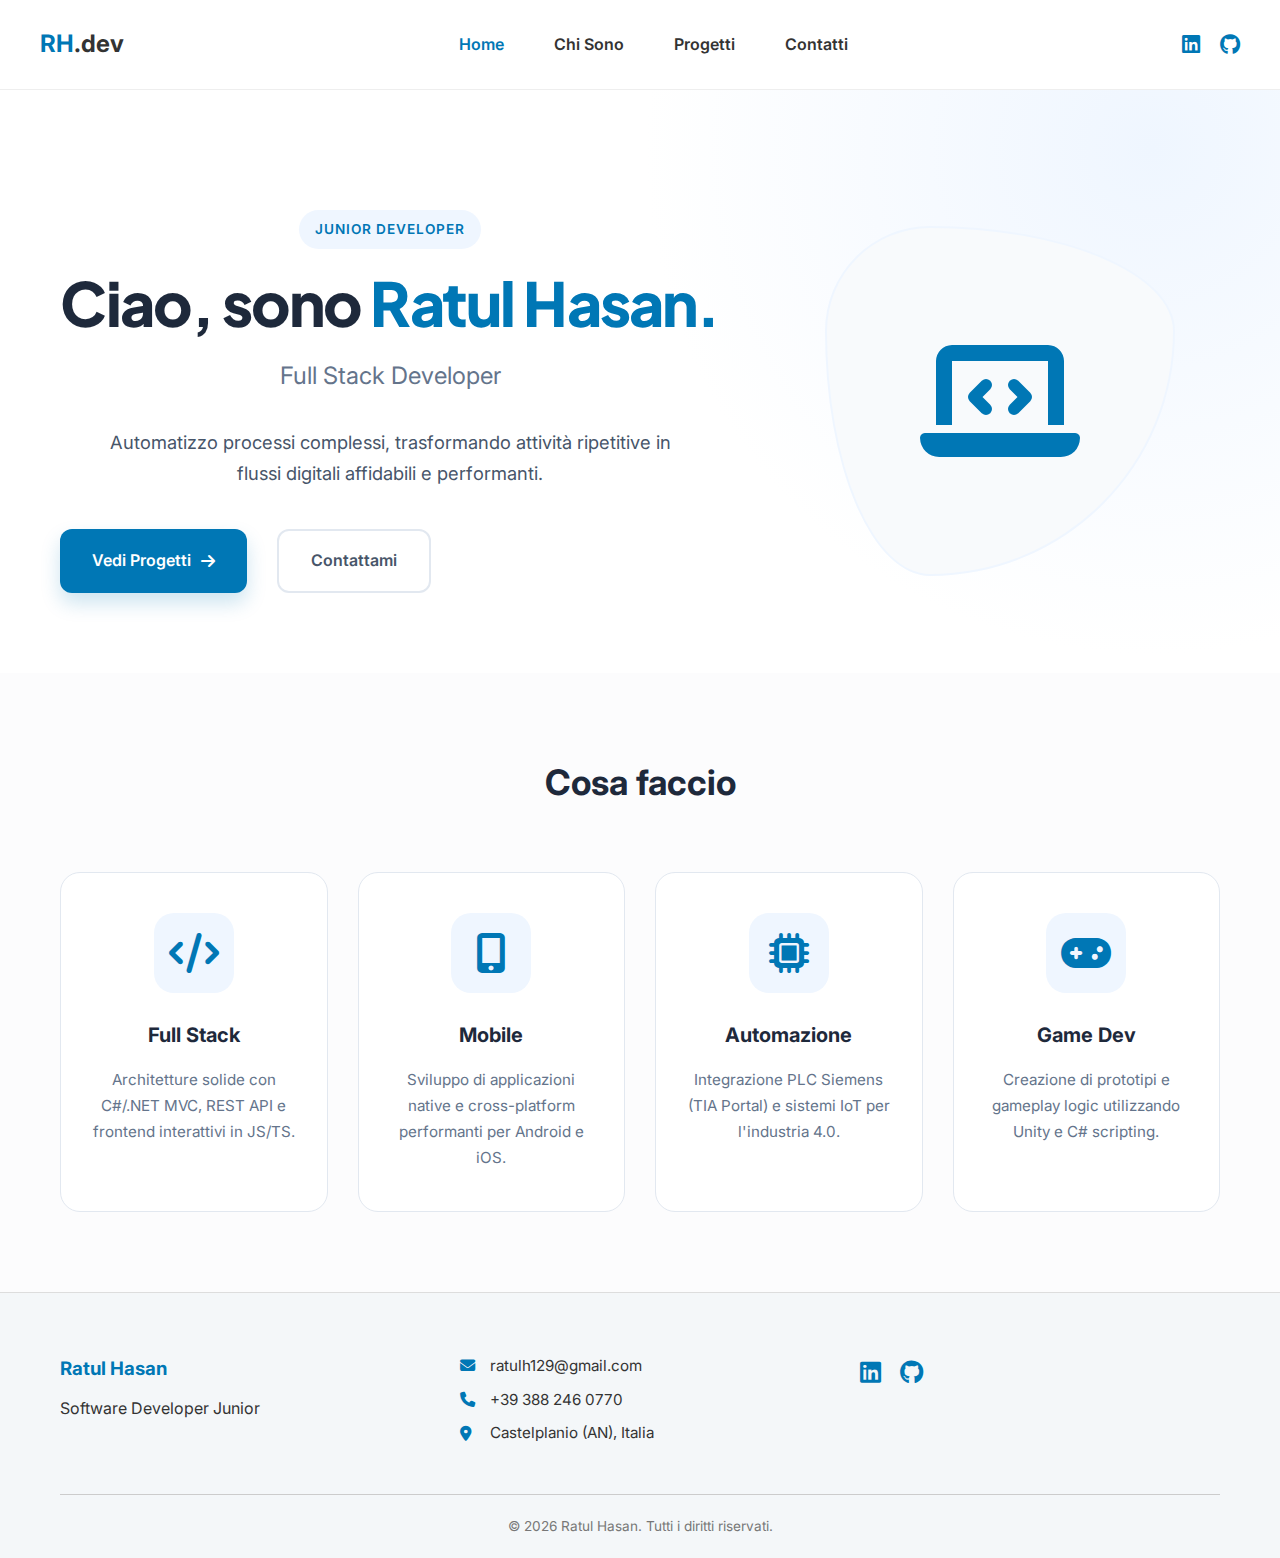
<file: index.html>
<!DOCTYPE html>
<html lang="it">
<head>
    <meta charset="UTF-8">
    <meta name="viewport" content="width=device-width, initial-scale=1.0">
    <title>Ratul Hasan | Software Developer Junior</title>
    
    <link href="https://fonts.googleapis.com/css2?family=Inter:wght@400;600;700&family=Plus+Jakarta+Sans:wght@300;400;500;600;700&display=swap" rel="stylesheet">
    <link rel="stylesheet" href="https://cdnjs.cloudflare.com/ajax/libs/font-awesome/6.4.0/css/all.min.css">
    <link rel="stylesheet" href="css/style.css">

    <style>
        :root {
            --primary: #0077b5; 
            --bg-body: #ffffff;
            --radius: 20px;
            --border: #e2e8f0;
            --transition: all 0.3s cubic-bezier(0.4, 0, 0.2, 1);
        }

        body {
            line-height: 1.7;
            font-family: 'Inter', sans-serif;
            color: #2c3e50;
            background-color: #fff;
        }

        .hero {
            padding: 120px 0 80px;
            background: radial-gradient(circle at 90% 10%, #eff6ff 0%, transparent 40%);
        }

        .hero-content {
            display: grid;
            grid-template-columns: 1.2fr 0.8fr;
            gap: 60px;
            align-items: center;
        }

        .badge {
            background: #eff6ff;
            color: var(--primary);
            padding: 8px 16px;
            border-radius: 100px;
            font-weight: 600;
            font-size: 0.85rem;
            text-transform: uppercase;
            letter-spacing: 1px;
            display: inline-block;
            margin-bottom: 20px;
        }

        .hero-text h1 {
            font-family: 'Plus Jakarta Sans', sans-serif;
            font-size: clamp(2.5rem, 6vw, 3.8rem);
            line-height: 1.1;
            font-weight: 800;
            margin-bottom: 20px;
            color: #1e293b;
            letter-spacing: -0.03em;
        }

        .hero-text h2 {
            font-size: 1.5rem;
            color: #64748b;
            font-weight: 400;
            margin-bottom: 30px;
        }

        .hero-text p {
            font-size: 1.15rem;
            color: #475569;
            max-width: 600px;
            margin-bottom: 40px;
        }

        .hero-visual {
            display: flex;
            justify-content: center;
            align-items: center;
        }

        .avatar-main {
            background: #f8fafc;
            width: 350px;
            height: 350px;
            border-radius: 30% 70% 70% 30% / 30% 30% 70% 70%;
            display: flex;
            align-items: center;
            justify-content: center;
            border: 2px solid #eff6ff;
            animation: morph 8s ease-in-out infinite;
            position: relative;
        }

        @keyframes morph {
            0% { border-radius: 30% 70% 70% 30% / 30% 30% 70% 70%; }
            50% { border-radius: 50% 50% 33% 67% / 55% 27% 73% 45%; }
            100% { border-radius: 30% 70% 70% 30% / 30% 30% 70% 70%; }
        }

        .cta-group {
            display: flex;
            gap: 20px;
        }

        .btn {
            padding: 16px 32px;
            border-radius: 12px;
            font-weight: 600;
            text-decoration: none;
            transition: var(--transition);
            display: inline-flex;
            align-items: center;
            gap: 10px;
        }

        .btn-primary {
            background: var(--primary);
            color: white;
            box-shadow: 0 10px 20px rgba(0, 119, 181, 0.2);
        }

        .btn-primary:hover {
            transform: translateY(-3px);
            box-shadow: 0 15px 30px rgba(0, 119, 181, 0.3);
            background: #00669c;
        }

        .btn-outline {
            border: 2px solid var(--border);
            color: #475569;
        }

        .btn-outline:hover {
            background: #f8fafc;
            border-color: #cbd5e1;
        }

        .skills-summary {
            padding: 80px 0;
            background: #fcfcfd;
        }

        .section-header {
            text-align: center;
            margin-bottom: 60px;
        }

        .section-header h2 {
            font-size: 2.2rem;
            font-weight: 700;
            color: #1e293b;
        }

        .skills-grid {
            display: grid;
            grid-template-columns: repeat(auto-fit, minmax(250px, 1fr));
            gap: 30px;
        }

        .skill-card {
            background: #fff;
            padding: 40px 30px;
            border-radius: var(--radius);
            border: 1px solid var(--border);
            transition: var(--transition);
            text-align: center;
        }

        .skill-card:hover {
            transform: translateY(-10px);
            border-color: var(--primary);
            box-shadow: 0 20px 40px rgba(0, 0, 0, 0.05);
        }

        .skill-card i {
            font-size: 2.5rem;
            color: var(--primary);
            margin-bottom: 25px;
            background: #eff6ff;
            width: 80px;
            height: 80px;
            line-height: 80px;
            border-radius: 20px;
            display: inline-block;
        }

        .skill-card h3 {
            font-size: 1.25rem;
            margin-bottom: 15px;
            color: #1e293b;
        }

        .skill-card p {
            color: #64748b;
            font-size: 0.95rem;
        }

        @media (max-width: 992px) {
            .hero-content { grid-template-columns: 1fr; text-align: center; }
            .hero-text p { margin: 0 auto 40px; }
            .cta-group { justify-content: center; }
            .avatar-main { width: 280px; height: 280px; margin-top: 40px; }
        }

        @media (max-width: 768px) {
            .hero { padding-top: 80px; }
            .hero-text h1 { font-size: 2.8rem; }
        }
    </style>
</head>
<body>

    <header class="main-header">
        <nav class="navbar container">
            <div class="logo">RH<span>.dev</span></div>
            
            <ul class="nav-links">
                <li><a href="index.html" class="active">Home</a></li>
                <li><a href="about.html">Chi Sono</a></li>
                <li><a href="projects.html">Progetti</a></li>
                <li><a href="contact.html">Contatti</a></li>
            </ul>

            <div class="header-socials">
                <a href="https://www.linkedin.com/in/ratul-hasan-692710324/" target="_blank" title="LinkedIn">
                    <i class="fab fa-linkedin"></i>
                </a>
                <a href="https://github.com/Spiloss" target="_blank" title="GitHub">
                    <i class="fab fa-github"></i>
                </a>
            </div>

            <div class="burger">
                <div class="line1"></div>
                <div class="line2"></div>
                <div class="line3"></div>
            </div>
        </nav>
    </header>

    <main>
        <section class="hero">
            <div class="container hero-content">
                <div class="hero-text">
                    <span class="badge">Junior Developer</span>
                    <h1>Ciao, sono <span style="color:var(--primary)">Ratul Hasan.</span></h1>
                    <h2>Full Stack Developer</h2>
                    <p>
                      Automatizzo processi complessi, trasformando attività ripetitive in flussi digitali affidabili e performanti.
                    </p>
                    <div class="cta-group">
                        <a href="projects.html" class="btn btn-primary">
                            Vedi Progetti <i class="fas fa-arrow-right"></i>
                        </a>
                        <a href="contact.html" class="btn btn-outline">Contattami</a>
                    </div>
                </div>

                <div class="hero-visual">
                    <div class="avatar-main">
                        <i class="fas fa-laptop-code" style="font-size: 8rem; color: var(--primary)"></i>
                    </div>
                </div>
            </div>
        </section>

        <section class="skills-summary">
            <div class="container">
                <div class="section-header">
                    <h2>Cosa faccio</h2>
                </div>
                <div class="skills-grid">
                    <div class="skill-card">
                        <i class="fas fa-code"></i>
                        <h3>Full Stack</h3>
                        <p>Architetture solide con C#/.NET MVC, REST API e frontend interattivi in JS/TS.</p>
                    </div>
                    <div class="skill-card">
                        <i class="fas fa-mobile-alt"></i>
                        <h3>Mobile</h3>
                        <p>Sviluppo di applicazioni native e cross-platform performanti per Android e iOS.</p>
                    </div>
                    <div class="skill-card">
                        <i class="fas fa-microchip"></i>
                        <h3>Automazione</h3>
                        <p>Integrazione PLC Siemens (TIA Portal) e sistemi IoT per l'industria 4.0.</p>
                    </div>
                    <div class="skill-card">
                        <i class="fas fa-gamepad"></i>
                        <h3>Game Dev</h3>
                        <p>Creazione di prototipi e gameplay logic utilizzando Unity e C# scripting.</p>
                    </div>
                </div>
            </div>
        </section>
    </main>

    <footer class="main-footer">
        <div class="container">
            <div class="footer-content">
                <div class="footer-info">
                    <h3>Ratul Hasan</h3>
                    <p>Software Developer Junior</p>
                </div>
                <div class="footer-contact">
                    <p><i class="fas fa-envelope"></i> ratulh129@gmail.com</p>
                    <p><i class="fas fa-phone"></i> +39 388 246 0770</p>
                    <p><i class="fas fa-map-marker-alt"></i> Castelplanio (AN), Italia</p>
                </div>
                <div class="footer-socials">
                    <a href="https://www.linkedin.com/in/ratul-hasan-692710324/" target="_blank"><i class="fab fa-linkedin"></i></a>
                    <a href="https://github.com/Spiloss" target="_blank"><i class="fab fa-github"></i></a>
                </div>
            </div>
            <div class="footer-bottom">
                <p>&copy; 2026 Ratul Hasan. Tutti i diritti riservati.</p>
            </div>
        </div>
    </footer>

    <script src="js/main.js"></script>
</body>
</html>
</file>
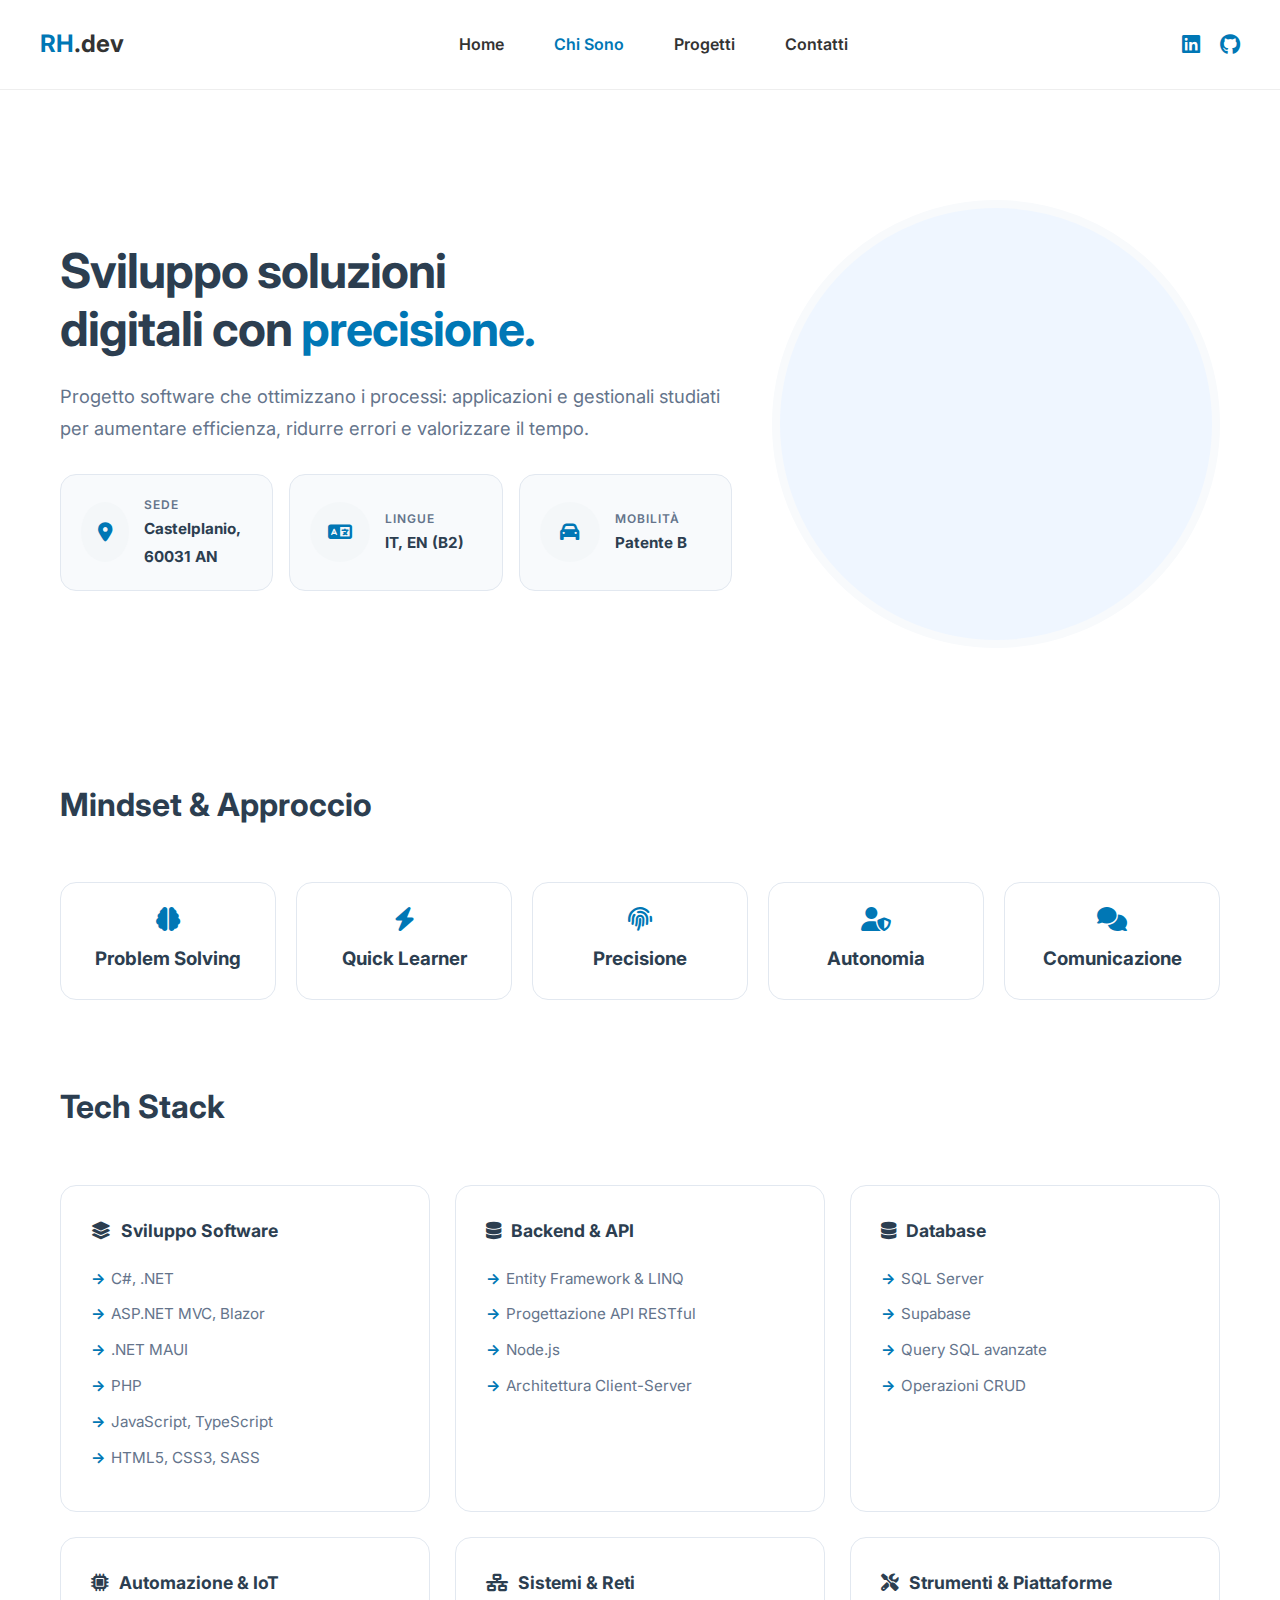
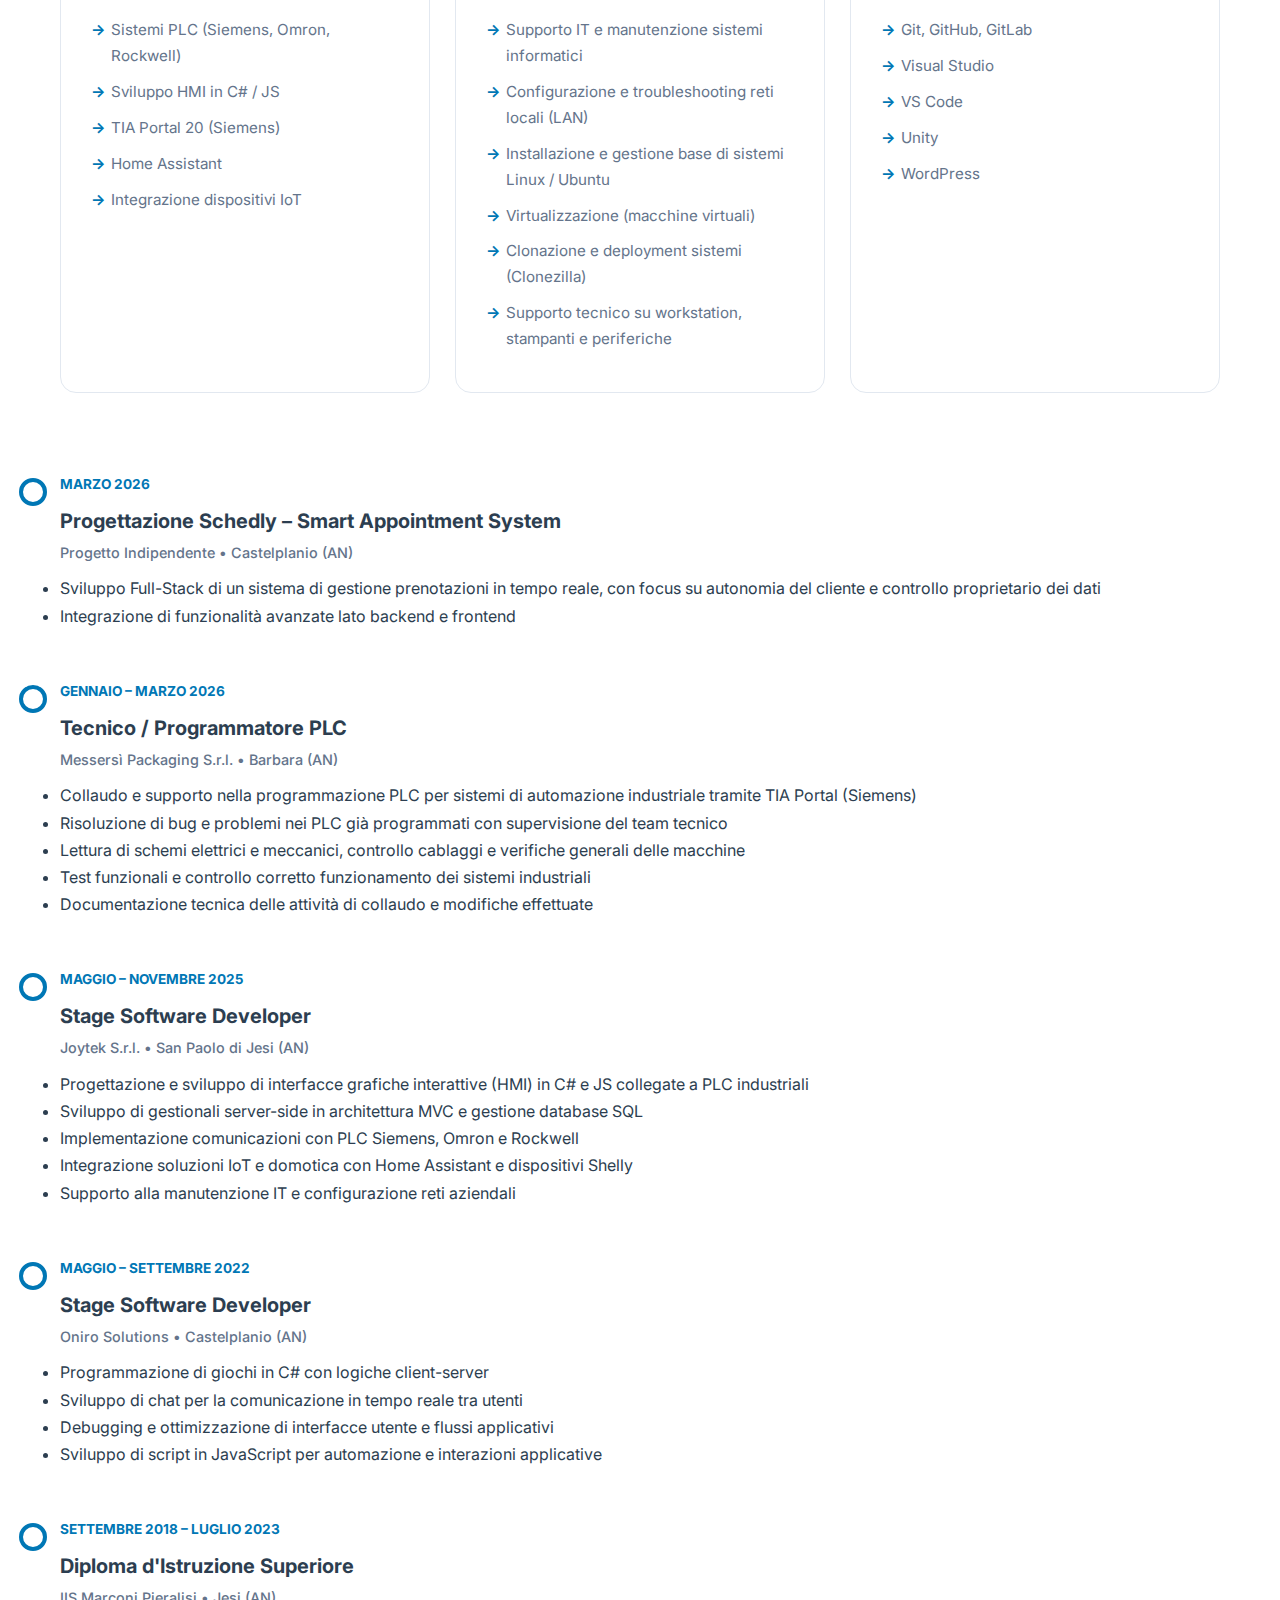
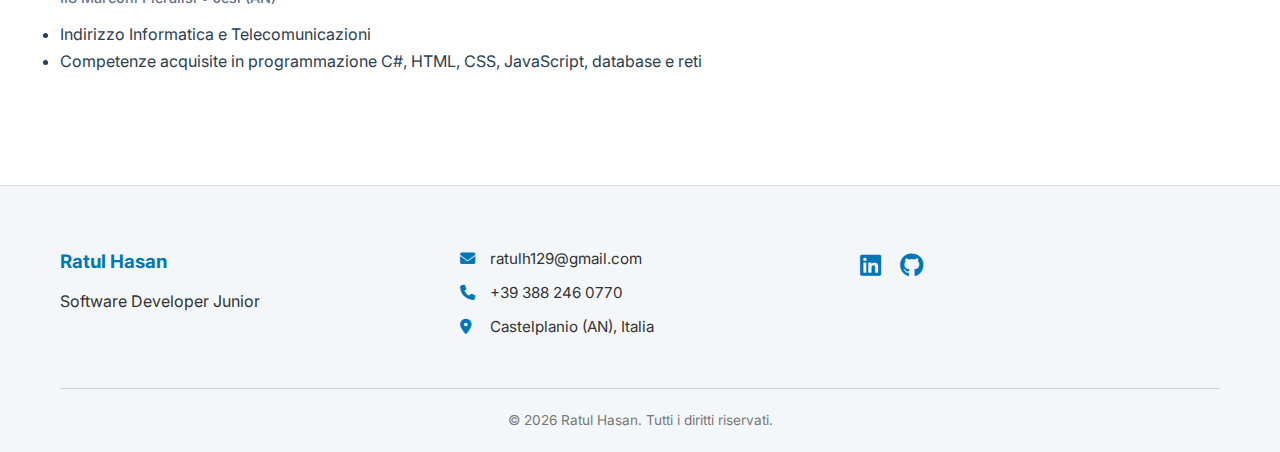
<file: about.html>
<!DOCTYPE html>
<html lang="it">
<head>
    <meta charset="UTF-8">
    <meta name="viewport" content="width=device-width, initial-scale=1.0">
    <title>Chi Sono | Ratul Hasan</title>    

    <link href="https://fonts.googleapis.com/css2?family=Inter:wght@400;600;700&family=Plus+Jakarta+Sans:wght@300;400;500;600;700&display=swap" rel="stylesheet">

    <link rel="stylesheet" href="https://cdnjs.cloudflare.com/ajax/libs/font-awesome/6.4.0/css/all.min.css">
    
    <link rel="stylesheet" href="css/style.css">

    <style>
        :root {
            --primary: #0077b5; 
            --bg-body: #ffffff;
            --radius: 16px;
            --border: #e2e8f0;
            --transition: all 0.3s ease;
        }

        body {
            line-height: 1.7;
            font-family: 'Inter', sans-serif;
            color: #2c3e50;
        }
          .tech-card {
            background: #fff;
            padding: 30px;
            border-radius: var(--radius);
            border: 1px solid var(--border);
            transition: var(--transition);
        }

        .tech-card:hover {
            border-color: var(--primary);
            transform: translateY(-5px);
            box-shadow: 0 10px 25px rgba(0, 119, 181, 0.1);
        }

        .tech-card h3 {
            font-size: 1.1rem;
            margin-bottom: 20px;
            display: flex;
            align-items: center;
            gap: 10px;
            color: #2c3e50;
        }

        .tech-card ul { list-style: none; padding: 0; }
        .tech-card li {
            position: relative;
            padding-left: 20px;
            margin-bottom: 10px;
            font-size: 0.95rem;
            color: #64748b;
        }
        .tech-card li::before {
            content: '→';
            position: absolute;
            left: 0;
            color: var(--primary);
            font-weight: bold;
        }

        .about-section {
            padding: 60px 0;
        }

        .about-hero {
            display: grid;
            grid-template-columns: 1.2fr 0.8fr;
            gap: 40px;
            align-items: center;
            margin-bottom: 80px;
        }

        .hero-text h1 {
            font-size: clamp(2rem, 5vw, 3rem);
            line-height: 1.2;
            margin-bottom: 24px;
            letter-spacing: -1px;
            color: #2c3e50;
        }

        .hero-text p {
            font-size: 1.15rem;
            color: #64748b;
            margin-bottom: 30px;
        }

        .quick-info {
            display: grid;
            grid-template-columns: repeat(auto-fit, minmax(180px, 1fr));
            gap: 16px;
        }

        .info-item {
            background: #f8fafc;
            padding: 20px;
            border-radius: var(--radius);
            border: 1px solid var(--border);
            display: flex;
            align-items: center;
            gap: 15px;
        }

        .info-item i {
            color: var(--primary);
            font-size: 1.2rem;
        }

        .info-item div span {
            display: block;
            font-size: 0.75rem;
            color: #64748b;
            text-transform: uppercase;
            letter-spacing: 1px;
            font-weight: 600;
        }

        .info-item div b {
            font-size: 0.95rem;
            color: #2c3e50;
        }
        .avatar-box {
            background: #eff6ff;
            aspect-ratio: 1/1;
            border-radius: 50%;
            display: flex;
            align-items: center;
            justify-content: center;
            border: 8px solid #f8fafc;
        }

        .section-title {
            font-size: 2rem;
            margin-bottom: 40px;
            text-align: left;
            font-weight: 700;
            position: relative;
            padding-bottom: 10px;
        }
        .soft-skills-grid {
            display: grid;
            grid-template-columns: repeat(5, 1fr);
            gap: 20px;
            margin-bottom: 80px;
        }

        .soft-skill-tag {
            background: #fff;
            border: 1px solid var(--border);
            padding: 24px 15px;
            border-radius: var(--radius);
            text-align: center;
            transition: var(--transition);
        }

        .soft-skill-tag:hover {
            border-color: var(--primary);
            transform: translateY(-5px);
            box-shadow: 0 10px 25px rgba(0, 119, 181, 0.1);
        }

        .soft-skill-tag i {
            font-size: 1.5rem;
            color: var(--primary);
            margin-bottom: 12px;
            display: block;
        }
        .tech-grid {
            display: grid;
            grid-template-columns: repeat(auto-fit, minmax(280px, 1fr));
            gap: 25px;
            margin-bottom: 80px;
        }

        .tech-card {
            background: #fff;
            padding: 30px;
            border-radius: var(--radius);
            border: 1px solid var(--border);
            transition: var(--transition);
        }
        .tech-card:hover {
            border-color: var(--primary);
        }

        .tech-card h3 {
            font-size: 1.1rem;
            margin-bottom: 20px;
            display: flex;
            align-items: center;
            gap: 10px;
            color: #2c3e50;
        }

        .tech-card ul {
            list-style: none;
            padding: 0;
        }

        .tech-card li {
            position: relative;
            padding-left: 20px;
            margin-bottom: 10px;
            font-size: 0.95rem;
            color: #64748b;
        }

        .tech-card li::before {
            content: '→';
            position: absolute;
            left: 0;
            color: var(--primary);
            font-weight: bold;
        }

        .experience-timeline {
            position: relative;
            padding-left: 30px;
            border-left: 2px solid var(--border);
            margin-bottom: 40px;
            margin-left: 10px;
        }

        .timeline-entry {
            position: relative;
            margin-bottom: 50px;
        }

        .timeline-entry::before {
            content: '';
            position: absolute;
            left: -41px;
            top: 5px;
            width: 20px;
            height: 20px;
            background: #fff;
            border: 4px solid var(--primary);
            border-radius: 50%;
        }

        .t-date {
            font-weight: 700;
            color: var(--primary);
            font-size: 0.85rem;
            margin-bottom: 8px;
            display: block;
            text-transform: uppercase;
        }

        .t-content h3 {
            font-size: 1.25rem;
            margin-bottom: 8px;
            color: #2c3e50;
        }

        @media (max-width: 992px) {
            .soft-skills-grid { grid-template-columns: repeat(3, 1fr); }
            .about-hero { grid-template-columns: 1fr; text-align: center; }
            .quick-info { justify-content: center; }
            .section-title { text-align: center; }
            .section-title::after { left: 50%; transform: translateX(-50%); }
        }

        @media (max-width: 768px) {
            .soft-skills-grid { grid-template-columns: repeat(2, 1fr); }
            .hero-text h1 { font-size: 2.2rem; }
        }

        @media (max-width: 480px) {
            .soft-skills-grid { grid-template-columns: 1fr; }
        }
    </style>
</head>
<body>

    <header class="main-header">
        <nav class="navbar container">
            <div class="logo">RH<span>.dev</span></div>
            
            <ul class="nav-links">
                <li><a href="index.html">Home</a></li>
                <li><a href="about.html" class="active">Chi Sono</a></li>
                <li><a href="projects.html">Progetti</a></li>
                <li><a href="contact.html">Contatti</a></li>
            </ul>

            <div class="header-socials">
                <a href="https://www.linkedin.com/in/ratul-hasan-692710324/" target="_blank" title="LinkedIn">
                    <i class="fab fa-linkedin"></i>
                </a>
                <a href="https://github.com/tuo-profilo" target="_blank" title="GitHub">
                    <i class="fab fa-github"></i>
                </a>
            </div>

            <div class="burger">
                <div class="line1"></div>
                <div class="line2"></div>
                <div class="line3"></div>
            </div>
        </nav>
    </header>

    <main class="container">
        <div class="about-section">
            
  
            <section class="about-hero">
                <div class="hero-text">
                    <h1>Sviluppo soluzioni <br>digitali con <span style="color:var(--primary)">precisione.</span></h1>
                    <p>Progetto software che ottimizzano i processi: applicazioni e gestionali studiati per aumentare efficienza, ridurre errori e valorizzare il tempo.</p>
                    
                    <div class="quick-info">
                        <div class="info-item">
                            <i class="fas fa-map-marker-alt"></i>
                            <div><span>Sede</span><b>Castelplanio, 60031 AN</b></div>
                        </div>
                        <div class="info-item">
                            <i class="fas fa-language"></i>
                            <div><span>Lingue</span><b>IT, EN (B2)</b></div>
                        </div>
                        <div class="info-item">
                            <i class="fas fa-car"></i>
                            <div><span>Mobilità</span><b>Patente B</b></div>
                        </div>
                    </div>
                </div>
                
                <div class="avatar-box">
                    <i class="fas fa-user-code" style="font-size: clamp(5rem, 15vw, 8rem); color: var(--primary)"></i>
                </div>
            </section>

            <section>
                <h2 class="section-title">Mindset & Approccio</h2>
                <div class="soft-skills-grid">
                    <div class="soft-skill-tag">
                        <i class="fas fa-brain"></i>
                        <h3>Problem Solving</h3>
                    </div>
                    <div class="soft-skill-tag">
                        <i class="fas fa-bolt"></i>
                        <h3>Quick Learner</h3>
                    </div>
                    <div class="soft-skill-tag">
                        <i class="fas fa-fingerprint"></i>
                        <h3>Precisione</h3>
                    </div>
                    <div class="soft-skill-tag">
                        <i class="fas fa-user-shield"></i>
                        <h3>Autonomia</h3>
                    </div>
                    <div class="soft-skill-tag">
                        <i class="fas fa-comments"></i>
                        <h3>Comunicazione</h3>
                    </div>
                </div>
            </section>
            <section>
            <h2 class="section-title">Tech Stack</h2>
            <div class="tech-grid">
                
                <div class="tech-card">
                    <h3><i class="fas fa-layer-group"></i> Sviluppo Software</h3>
                    <ul>
                        <li>C#, .NET</li>
                        <li>ASP.NET MVC, Blazor</li>
                        <li>.NET MAUI</li>
                        <li>PHP</li>
                        <li>JavaScript, TypeScript</li>
                        <li>HTML5, CSS3, SASS</li>
                    </ul>
                </div>

                <div class="tech-card">
                    <h3><i class="fas fa-database"></i> Backend & API</h3>
                    <ul>
                        <li>Entity Framework & LINQ</li>
                        <li>Progettazione API RESTful</li>
                        <li>Node.js</li>
                        <li>Architettura Client-Server</li>
                    </ul>
                </div>

                <div class="tech-card">
                    <h3><i class="fas fa-database"></i> Database</h3>
                    <ul>
                        <li>SQL Server</li>
                        <li>Supabase</li>
                        <li>Query SQL avanzate</li>
                        <li>Operazioni CRUD</li>
                    </ul>
                </div>

                <div class="tech-card">
                    <h3><i class="fas fa-microchip"></i> Automazione & IoT</h3>
                    <ul>
                        <li>Sistemi PLC (Siemens, Omron, Rockwell)</li>
                        <li>Sviluppo HMI in C# / JS</li>
                        <li>TIA Portal 20 (Siemens)</li>
                        <li>Home Assistant</li>
                        <li>Integrazione dispositivi IoT</li>
                    </ul>
                </div>

                <div class="tech-card">
                    <h3><i class="fas fa-network-wired"></i> Sistemi & Reti</h3>
                    <ul>
                        <li>Supporto IT e manutenzione sistemi informatici</li>
                        <li>Configurazione e troubleshooting reti locali (LAN)</li>
                        <li>Installazione e gestione base di sistemi Linux / Ubuntu</li>
                        <li>Virtualizzazione (macchine virtuali)</li>
                        <li>Clonazione e deployment sistemi (Clonezilla)</li>
                        <li>Supporto tecnico su workstation, stampanti e periferiche</li>
                    </ul>
                </div>

                <div class="tech-card">
                    <h3><i class="fas fa-tools"></i> Strumenti & Piattaforme</h3>
                    <ul>
                        <li>Git, GitHub, GitLab</li>
                        <li>Visual Studio</li>
                        <li>VS Code</li>
                        <li>Unity</li>
                        <li>WordPress</li>
                    </ul>
                </div>

            </div>
        </section>
           <div class="timeline-entry">
        <span class="t-date">MARZO 2026</span>
        <div class="t-content">
            <h3>Progettazione Schedly – Smart Appointment System</h3>
            <p style="color: #64748b; font-size: 0.9rem; margin-top: -5px; margin-bottom: 10px; font-weight: 500;">
                Progetto Indipendente • Castelplanio (AN)
            </p>
            <ul>
                <li>Sviluppo Full-Stack di un sistema di gestione prenotazioni in tempo reale, con focus su autonomia del cliente e controllo proprietario dei dati</li>
                <li>Integrazione di funzionalità avanzate lato backend e frontend</li>
            </ul>
        </div>
    </div>

    <div class="timeline-entry">
        <span class="t-date">GENNAIO – MARZO 2026</span>
        <div class="t-content">
            <h3>Tecnico / Programmatore PLC</h3>
            <p style="color: #64748b; font-size: 0.9rem; margin-top: -5px; margin-bottom: 10px; font-weight: 500;">
                Messersì Packaging S.r.l. • Barbara (AN)
            </p>
            <ul>
                <li>Collaudo e supporto nella programmazione PLC per sistemi di automazione industriale tramite TIA Portal (Siemens)</li>
                <li>Risoluzione di bug e problemi nei PLC già programmati con supervisione del team tecnico</li>
                <li>Lettura di schemi elettrici e meccanici, controllo cablaggi e verifiche generali delle macchine</li>
                <li>Test funzionali e controllo corretto funzionamento dei sistemi industriali</li>
                <li>Documentazione tecnica delle attività di collaudo e modifiche effettuate</li>
            </ul>
        </div>
    </div>

    <div class="timeline-entry">
        <span class="t-date">MAGGIO – NOVEMBRE 2025</span>
        <div class="t-content">
            <h3>Stage Software Developer</h3>
            <p style="color: #64748b; font-size: 0.9rem; margin-top: -5px; margin-bottom: 10px; font-weight: 500;">
                Joytek S.r.l. • San Paolo di Jesi (AN)
            </p>
            <ul>
                <li>Progettazione e sviluppo di interfacce grafiche interattive (HMI) in C# e JS collegate a PLC industriali</li>
                <li>Sviluppo di gestionali server-side in architettura MVC e gestione database SQL</li>
                <li>Implementazione comunicazioni con PLC Siemens, Omron e Rockwell</li>
                <li>Integrazione soluzioni IoT e domotica con Home Assistant e dispositivi Shelly</li>
                <li>Supporto alla manutenzione IT e configurazione reti aziendali</li>
            </ul>
        </div>
    </div>

    <div class="timeline-entry">
        <span class="t-date">MAGGIO – SETTEMBRE 2022</span>
        <div class="t-content">
            <h3>Stage Software Developer</h3>
            <p style="color: #64748b; font-size: 0.9rem; margin-top: -5px; margin-bottom: 10px; font-weight: 500;">
                Oniro Solutions • Castelplanio (AN)
            </p>
            <ul>
                <li>Programmazione di giochi in C# con logiche client-server</li>
                <li>Sviluppo di chat per la comunicazione in tempo reale tra utenti</li>
                <li>Debugging e ottimizzazione di interfacce utente e flussi applicativi</li>
                <li>Sviluppo di script in JavaScript per automazione e interazioni applicative</li>
            </ul>
        </div>
    </div>

    <div class="timeline-entry">
        <span class="t-date">SETTEMBRE 2018 – LUGLIO 2023</span>
        <div class="t-content">
            <h3>Diploma d'Istruzione Superiore</h3>
            <p style="color: #64748b; font-size: 0.9rem; margin-top: -5px; margin-bottom: 10px; font-weight: 500;">
                IIS Marconi Pieralisi • Jesi (AN)
            </p>
            <ul>
                <li>Indirizzo Informatica e Telecomunicazioni</li>
                <li>Competenze acquisite in programmazione C#, HTML, CSS, JavaScript, database e reti</li>
            </ul>
        </div>
    </div>

</div>
        </div>
    </main>

    <footer class="main-footer">
        <div class="container">
            <div class="footer-content">
                <div class="footer-info">
                    <h3>Ratul Hasan</h3>
                    <p>Software Developer Junior</p>
                </div>
                <div class="footer-contact">
                    <p><i class="fas fa-envelope"></i> ratulh129@gmail.com</p>
                    <p><i class="fas fa-phone"></i> +39 388 246 0770</p>
                    <p><i class="fas fa-map-marker-alt"></i> Castelplanio (AN), Italia</p>
                </div>
                <div class="footer-socials">
                    <a href="https://www.linkedin.com/in/ratul-hasan-692710324/" target="_blank"><i class="fab fa-linkedin"></i></a>
                    <a href="https://github.com/tuo-profilo" target="_blank"><i class="fab fa-github"></i></a>
                </div>
            </div>
            <div class="footer-bottom">
                <p>&copy; 2026 Ratul Hasan. Tutti i diritti riservati.</p>
            </div>
        </div>
    </footer>

    <script src="js/main.js"></script>
</body>
</html>
</file>
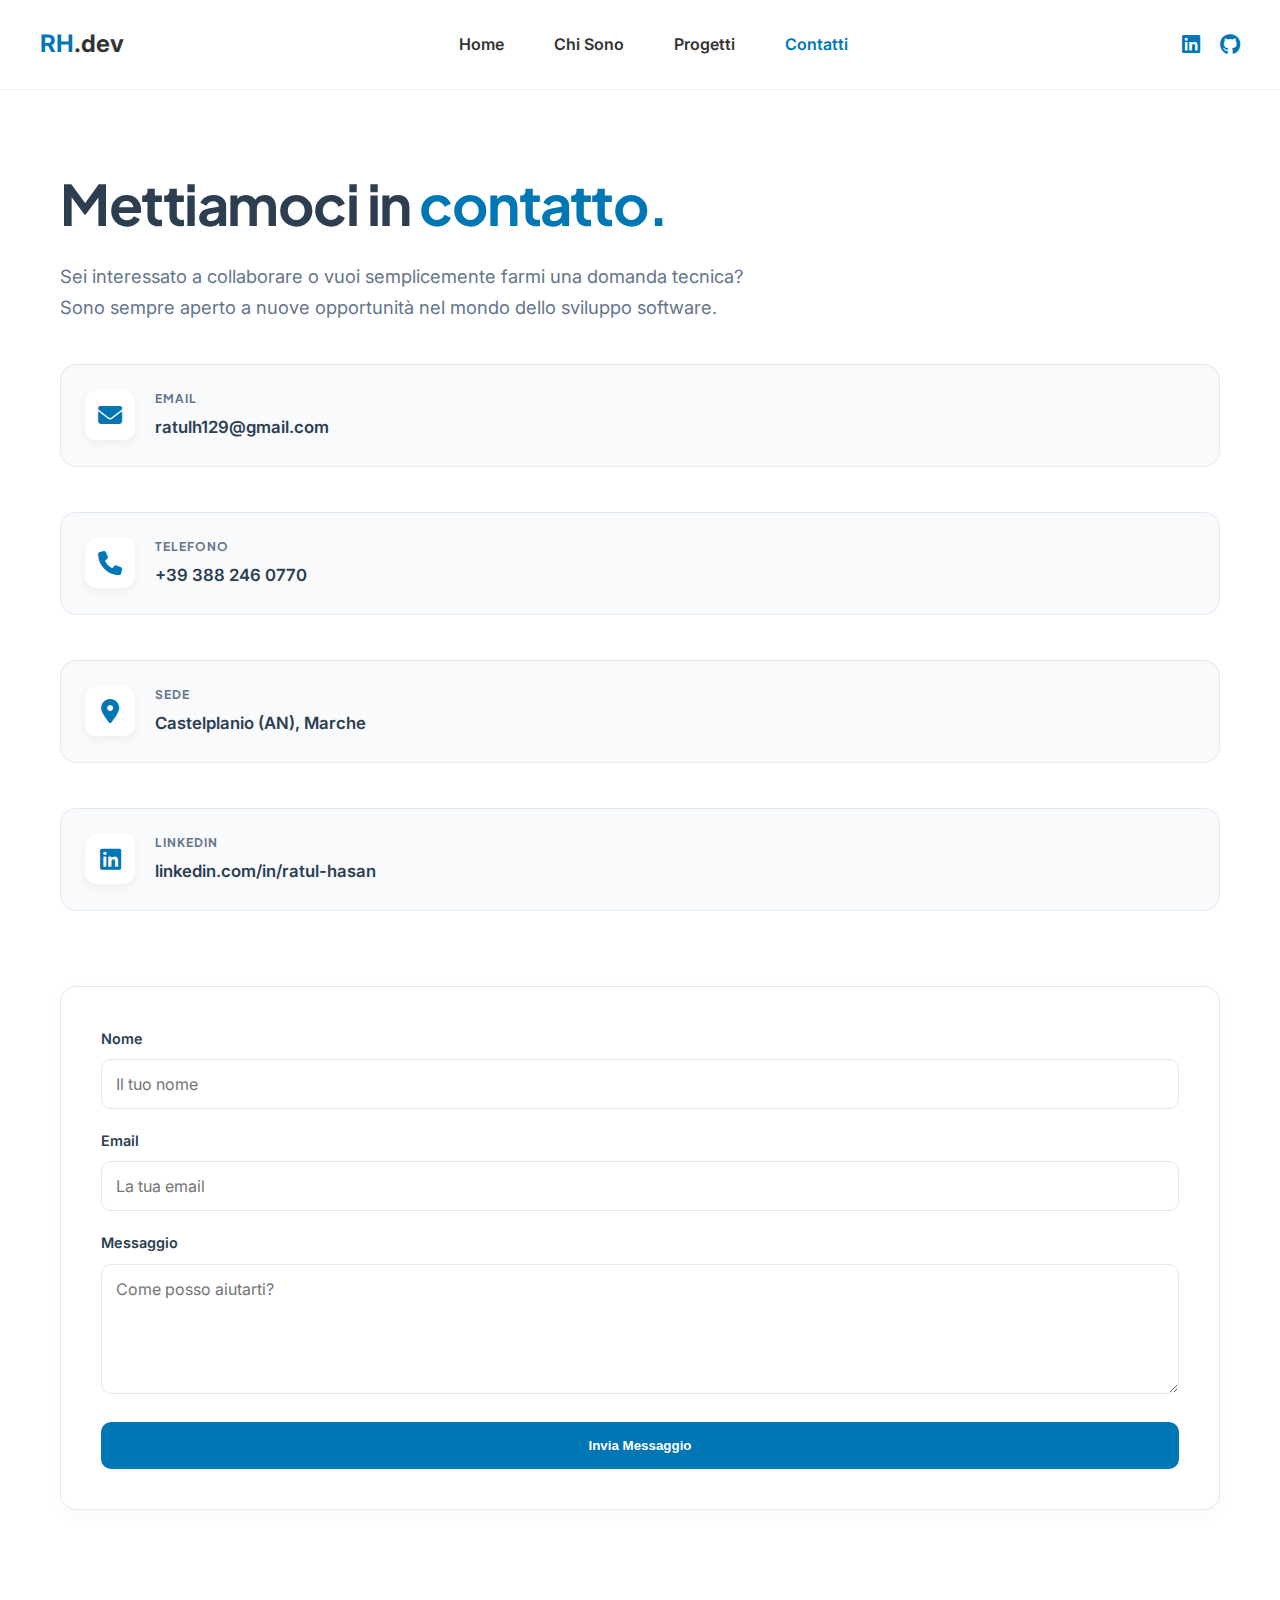
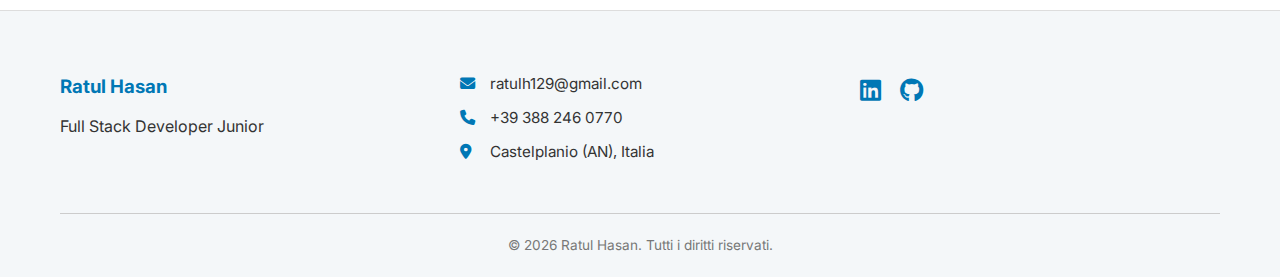
<file: contact.html>
<!DOCTYPE html>
<html lang="it">
<head>
    <meta charset="UTF-8">
    <meta name="viewport" content="width=device-width, initial-scale=1.0">
    <title>Contatti | Ratul Hasan</title>
    
    <link href="https://fonts.googleapis.com/css2?family=Inter:wght@400;600;700&family=Plus+Jakarta+Sans:wght@300;400;500;600;700&display=swap" rel="stylesheet">
    <link rel="stylesheet" href="https://cdnjs.cloudflare.com/ajax/libs/font-awesome/6.4.0/css/all.min.css">
    <link rel="stylesheet" href="css/style.css">

    <style>
        :root {
            --primary: #0077b5; 
            --bg-body: #ffffff;
            --radius: 16px;
            --border: #e2e8f0;
            --transition: all 0.3s ease;
        }

        body {
            line-height: 1.7;
            font-family: 'Inter', sans-serif;
            color: #2c3e50;
        }
        .contact-page-header {
            padding: 80px 0 40px;
        }

        .contact-page-header h1 {
            font-family: 'Plus Jakarta Sans', sans-serif;
            font-size: clamp(2.5rem, 5vw, 3.5rem);
            line-height: 1.2;
            margin-bottom: 24px;
            letter-spacing: -1.5px;
            color: #2c3e50;
        }

        .contact-page-header p {
            font-size: 1.15rem;
            color: #64748b;
            max-width: 700px;
        }

        .contact-grid {
            display: grid;
            grid-template-columns: 1fr 1.2fr;
            gap: 60px;
            margin-bottom: 100px;
            align-items: start;
        }
        .contact-info {
            display: flex;
            flex-direction: column;
            gap: 30px;
        }

        .info-item {
            display: flex;
            align-items: center;
            gap: 20px;
            background: #f8fafc;
            padding: 24px;
            border-radius: var(--radius);
            border: 1px solid var(--border);
            transition: var(--transition);
        }

        .info-item:hover {
            border-color: var(--primary);
            transform: translateY(-5px);
            box-shadow: 0 10px 25px rgba(0, 119, 181, 0.1);
        }

        .info-item i {
            font-size: 1.5rem;
            color: var(--primary);
            width: 50px;
            height: 50px;
            background: #fff;
            display: flex;
            align-items: center;
            justify-content: center;
            border-radius: 12px;
            box-shadow: 0 4px 10px rgba(0,0,0,0.05);
        }

        .info-item h3 {
            font-family: 'Plus Jakarta Sans', sans-serif;
            font-size: 0.75rem;
            text-transform: uppercase;
            letter-spacing: 1px;
            color: #64748b;
            margin-bottom: 4px;
        }

        .info-item p, .info-item a {
            font-size: 1.05rem;
            font-weight: 600;
            color: #2c3e50;
            text-decoration: none;
        }

        .contact-form-container {
            background: #fff;
            padding: 40px;
            border-radius: var(--radius);
            border: 1px solid var(--border);
            box-shadow: 0 4px 20px rgba(0,0,0,0.03);
        }

        .form-group {
            margin-bottom: 20px;
        }

        .form-group label {
            display: block;
            font-weight: 600;
            font-size: 0.9rem;
            margin-bottom: 8px;
            color: #2c3e50;
        }

        .form-group input, 
        .form-group textarea {
            width: 100%;
            padding: 14px;
            border-radius: 10px;
            border: 1px solid var(--border);
            font-family: inherit;
            transition: var(--transition);
        }

        .form-group input:focus, 
        .form-group textarea:focus {
            outline: none;
            border-color: var(--primary);
            box-shadow: 0 0 0 3px rgba(0, 119, 181, 0.1);
        }

        .btn-primary {
            background: var(--primary);
            color: #fff;
            border: none;
            padding: 16px 30px;
            border-radius: 10px;
            font-weight: 700;
            cursor: pointer;
            width: 100%;
            transition: var(--transition);
        }

        .btn-primary:hover {
            background: #005f91;
            transform: translateY(-2px);
        }

        @media (max-width: 992px) {
            .contact-grid { grid-template-columns: 1fr; gap: 40px; }
            .contact-page-header { text-align: center; }
            .contact-page-header p { margin: 0 auto; }
        }
    </style>
    <!-- Google tag (gtag.js) -->
    <script async src="https://www.googletagmanager.com/gtag/js?id=G-HC3SGS6Z7G"></script>
    <script>
      window.dataLayer = window.dataLayer || [];
      function gtag(){dataLayer.push(arguments);}
      gtag('js', new Date());
    
      gtag('config', 'G-HC3SGS6Z7G');
    </script>
</head>
<body>

    <header class="main-header">
        <nav class="navbar container">
            <div class="logo">RH<span>.dev</span></div>
            <ul class="nav-links">
                <li><a href="index.html">Home</a></li>
                <li><a href="about.html">Chi Sono</a></li>
                <li><a href="projects.html">Progetti</a></li>
                <li><a href="contact.html" class="active">Contatti</a></li>
            </ul>
            <div class="header-socials">
                <a href="https://www.linkedin.com/in/ratul-hasan-692710324/" target="_blank"><i class="fab fa-linkedin"></i></a>
                <a href="https://github.com/Spiloss" target="_blank"><i class="fab fa-github"></i></a>
            </div>
            <div class="burger">
                <div class="line1"></div><div class="line2"></div><div class="line3"></div>
            </div>
        </nav>
    </header>

    <main class="container">
        <section class="contact-page-header">
            <h1>Mettiamoci in <span style="color:var(--primary)">contatto.</span></h1>
            <p>Sei interessato a collaborare o vuoi semplicemente farmi una domanda tecnica? Sono sempre aperto a nuove opportunità nel mondo dello sviluppo software.</p>
        </section>

        <div class="contact-grid">
            <div class="contact-info">
                <div class="info-item">
                    <i class="fas fa-envelope"></i>
                    <div>
                        <h3>Email</h3>
                        <p>ratulh129@gmail.com</p>
                    </div>
                </div>
                
                <div class="info-item">
                    <i class="fas fa-phone"></i>
                    <div>
                        <h3>Telefono</h3>
                        <p>+39 388 246 0770</p>
                    </div>
                </div>
                
                <div class="info-item">
                    <i class="fas fa-map-marker-alt"></i>
                    <div>
                        <h3>Sede</h3>
                        <p>Castelplanio (AN), Marche</p>
                    </div>
                </div>
                
                <div class="info-item">
                    <i class="fab fa-linkedin"></i>
                    <div>
                        <h3>LinkedIn</h3>
                        <p><a href="https://www.linkedin.com/in/ratul-hasan-692710324/" target="_blank">linkedin.com/in/ratul-hasan</a></p>
                    </div>
                </div>
            </div>

            <!-- Colonna Form -->
            <div class="contact-form-container">
                <form action="https://formspree.io/f/mlgwwvep" method="POST">
                    <div class="form-group">
                        <label>Nome</label>
                        <input type="text" name="name" placeholder="Il tuo nome" required>
                    </div>
                    <div class="form-group">
                        <label>Email</label>
                        <input type="email" name="email" placeholder="La tua email" required>
                    </div>
                    <div class="form-group">
                        <label>Messaggio</label>
                        <textarea name="message" rows="5" placeholder="Come posso aiutarti?" required></textarea>
                    </div>
                    <button type="submit" class="btn btn-primary">Invia Messaggio</button>
                </form>
            </div>
        </div>
    </main>

    <footer class="main-footer">
        <div class="container">
            <div class="footer-content">
                <div class="footer-info">
                    <h3>Ratul Hasan</h3>
                    <p>Full Stack Developer Junior</p>
                </div>
                <div class="footer-contact">
                    <p><i class="fas fa-envelope"></i> ratulh129@gmail.com</p>
                    <p><i class="fas fa-phone"></i> +39 388 246 0770</p>
                    <p><i class="fas fa-map-marker-alt"></i> Castelplanio (AN), Italia</p>
                </div>
                <div class="footer-socials">
                    <a href="https://www.linkedin.com/in/ratul-hasan-692710324/" target="_blank"><i class="fab fa-linkedin"></i></a>
                    <a href="https://github.com/Spiloss" target="_blank"><i class="fab fa-github"></i></a>
                </div>
            </div>
            <div class="footer-bottom">
                <p>&copy; 2026 Ratul Hasan. Tutti i diritti riservati.</p>
            </div>
        </div>
    </footer>

    <script src="js/main.js"></script>
</body>
</html>
</file>
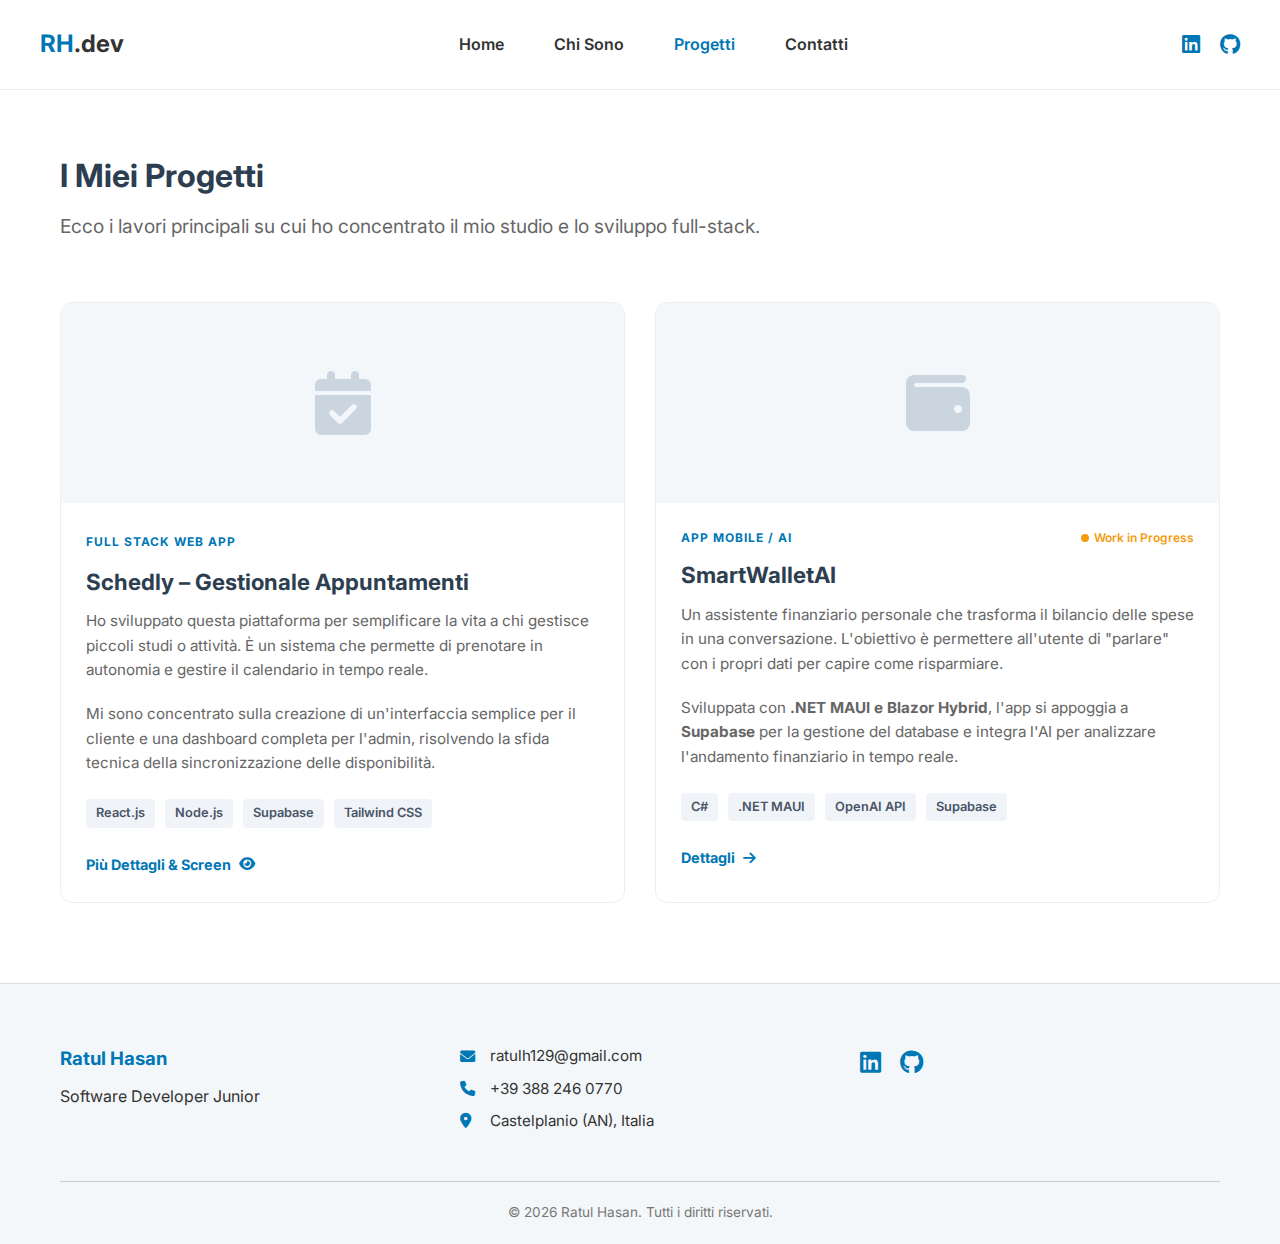
<file: projects.html>
<!DOCTYPE html>
<html lang="it">
<head>
    <meta charset="UTF-8">
    <meta name="viewport" content="width=device-width, initial-scale=1.0">
    <title>Progetti | Ratul Hasan</title>
    <link rel="stylesheet" href="css/style.css">
    <link href="https://fonts.googleapis.com/css2?family=Inter:wght@400;600;700&display=swap" rel="stylesheet">
    <link rel="stylesheet" href="https://cdnjs.cloudflare.com/ajax/libs/font-awesome/6.0.0/css/all.min.css">
</head>

<body>

    <header class="main-header">
        <nav class="navbar">
            <div class="logo">RH<span>.dev</span></div>
            <ul class="nav-links">
                <li><a href="index.html">Home</a></li>
                <li><a href="about.html">Chi Sono</a></li>
                <li><a href="projects.html" class="active">Progetti</a></li>
                <li><a href="contact.html">Contatti</a></li>
            </ul>
            <div class="header-socials">
                <a href="https://www.linkedin.com/in/ratul-hasan-692710324/" target="_blank"><i class="fab fa-linkedin"></i></a>
                <a href="https://github.com/tuo-profilo" target="_blank"><i class="fab fa-github"></i></a>
            </div>
            <div class="burger">
                <div class="line1"></div>
                <div class="line2"></div>
                <div class="line3"></div>
            </div>
        </nav>
    </header>

    <main class="container">
        <section class="projects-hero">
            <h1>I Miei Progetti</h1>
            <p class="subtitle">Ecco i lavori principali su cui ho concentrato il mio studio e lo sviluppo full-stack.</p>
        </section>

        <div class="projects-grid">
            
            <article class="project-card featured">
                <div class="project-image">
                    <div class="img-placeholder"><i class="fas fa-calendar-check"></i></div>
                </div>
                <div class="project-content">
                    <span class="project-tag">Full Stack Web App</span>
                    <h3>Schedly – Gestionale Appuntamenti</h3>
                    
                    <p>Ho sviluppato questa piattaforma per semplificare la vita a chi gestisce piccoli studi o attività. È un sistema che permette di prenotare in autonomia e gestire il calendario in tempo reale.</p>
                    
                    <p style="margin-top: 1rem;">Mi sono concentrato sulla creazione di un'interfaccia semplice per il cliente e una dashboard completa per l'admin, risolvendo la sfida tecnica della sincronizzazione delle disponibilità.</p>
                    
                    <div class="project-tech" style="margin: 1.5rem 0;">
                        <span>React.js</span> <span>Node.js</span> <span>Supabase</span> <span>Tailwind CSS</span>
                    </div>
                    
                    <a href="schedly.html" class="btn-project">Più Dettagli & Screen <i class="fas fa-eye"></i></a>
                </div>
            </article>

       <article class="project-card">
        <div class="project-image">
            <div class="img-placeholder"><i class="fas fa-wallet"></i></div>
        </div>
        <div class="project-content">
            <div style="display: flex; justify-content: space-between; align-items: flex-start;">
                <span class="project-tag">App Mobile / AI</span>
                <span style="font-size: 0.75rem; color: #f39c12; font-weight: 600; display: flex; align-items: center; gap: 5px;">
                    <span style="width: 8px; height: 8px; background-color: #f39c12; border-radius: 50%; display: inline-block; animation: pulse 1.5s infinite;"></span>
                    Work in Progress
                </span>
            </div>
            
            <h3>SmartWalletAI</h3>
            
            <p>Un assistente finanziario personale che trasforma il bilancio delle spese in una conversazione. L'obiettivo è permettere all'utente di "parlare" con i propri dati per capire come risparmiare.</p>
            
            <p style="margin-top: 1rem;">Sviluppata con <strong>.NET MAUI e Blazor Hybrid</strong>, l'app si appoggia a <strong>Supabase</strong> per la gestione del database e integra l'AI per analizzare l'andamento finanziario in tempo reale.</p>
            
            <div class="project-tech" style="margin: 1.5rem 0;">
                <span>C#</span> <span>.NET MAUI</span> <span>OpenAI API</span> <span>Supabase</span>
            </div>
            
            <a href="#" class="btn-project">Dettagli <i class="fas fa-arrow-right"></i></a>
        </div>
    </article>

        </div>
    </main>

    <footer class="main-footer">
        <div class="container">
            <div class="footer-content">
                <div class="footer-info">
                    <h3>Ratul Hasan</h3>
                    <p>Software Developer Junior</p>
                </div>
                <div class="footer-contact">
                    <p><i class="fas fa-envelope"></i> ratulh129@gmail.com</p>
                    <p><i class="fas fa-phone"></i> +39 388 246 0770</p>
                    <p><i class="fas fa-map-marker-alt"></i> Castelplanio (AN), Italia</p>
                </div>
                <div class="footer-socials">
                    <a href="https://www.linkedin.com/in/ratul-hasan-692710324/" target="_blank"><i class="fab fa-linkedin"></i></a>
                    <a href="https://github.com/tuo-profilo" target="_blank"><i class="fab fa-github"></i></a>
                </div>
            </div>
            <div class="footer-bottom">
                <p>&copy; 2026 Ratul Hasan. Tutti i diritti riservati.</p>
            </div>
        </div>
    </footer>

    <script src="js/main.js"></script>
</body>
</html>
</file>
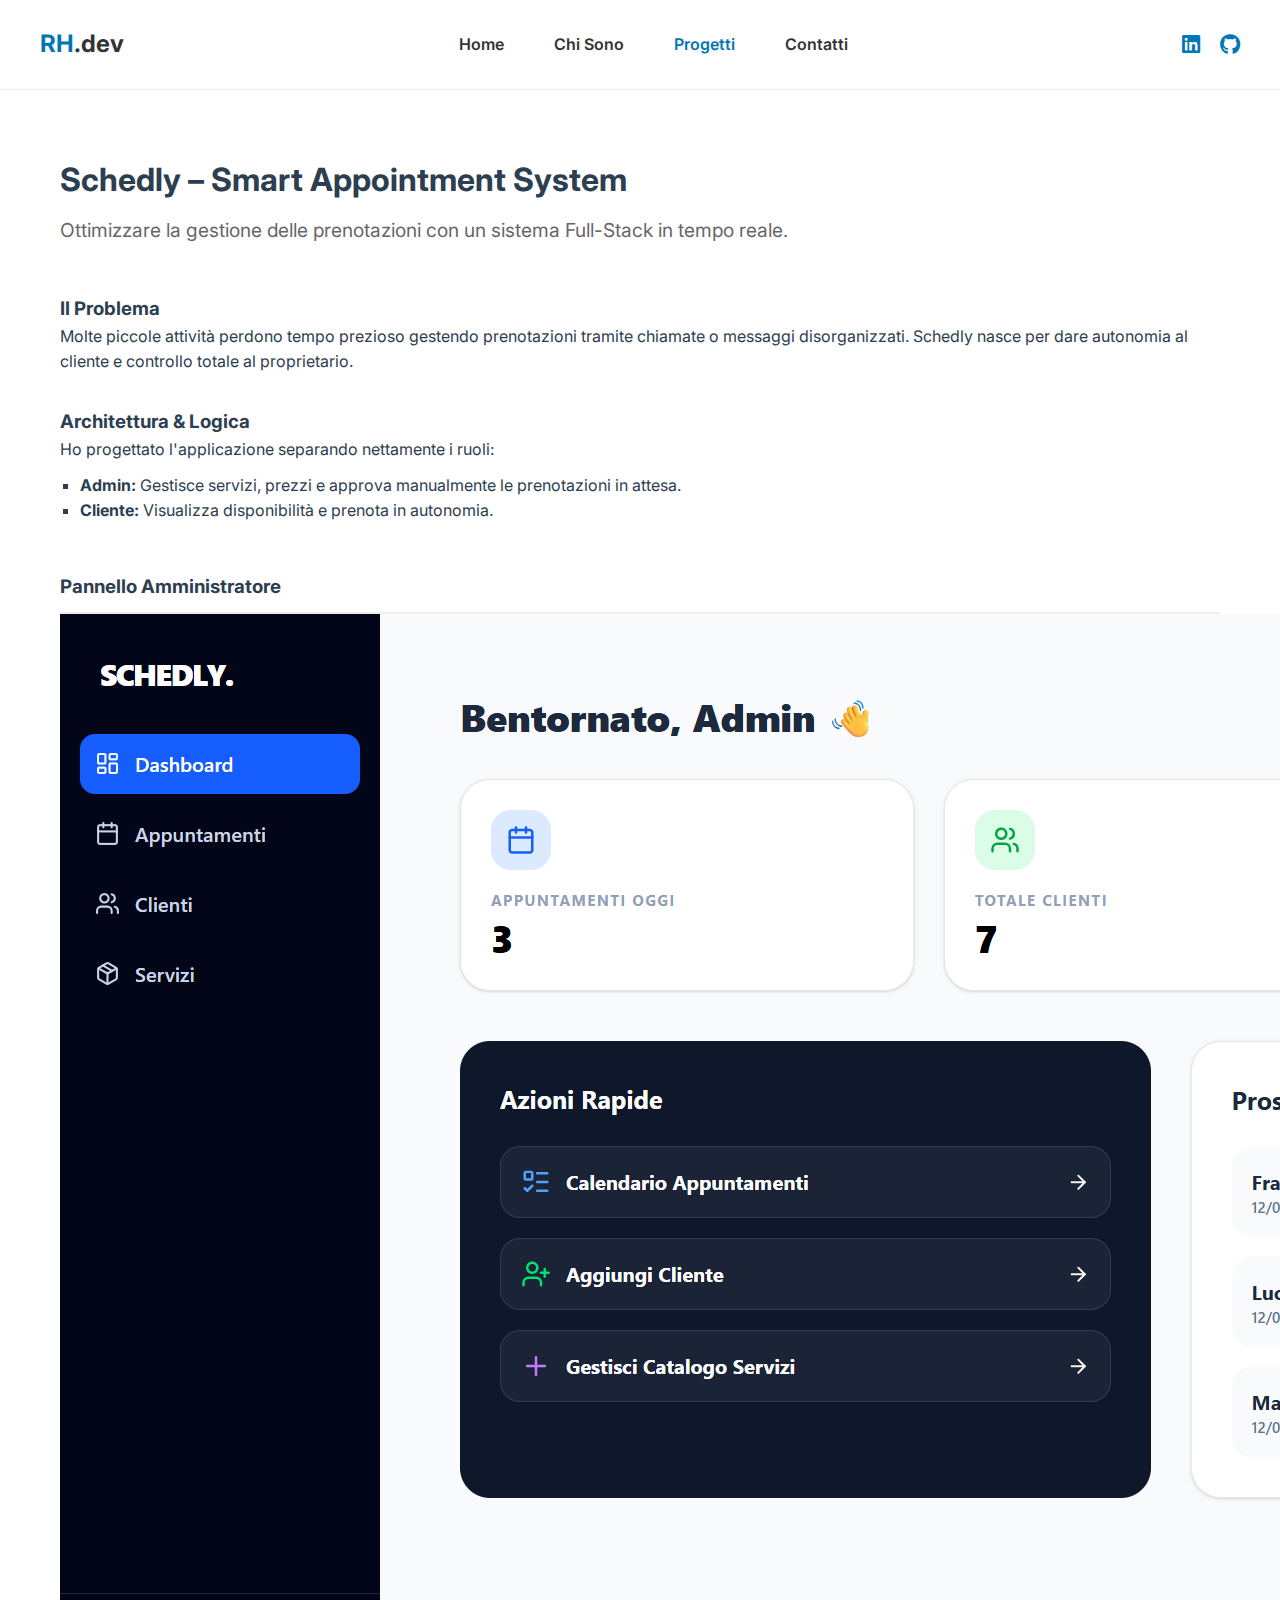
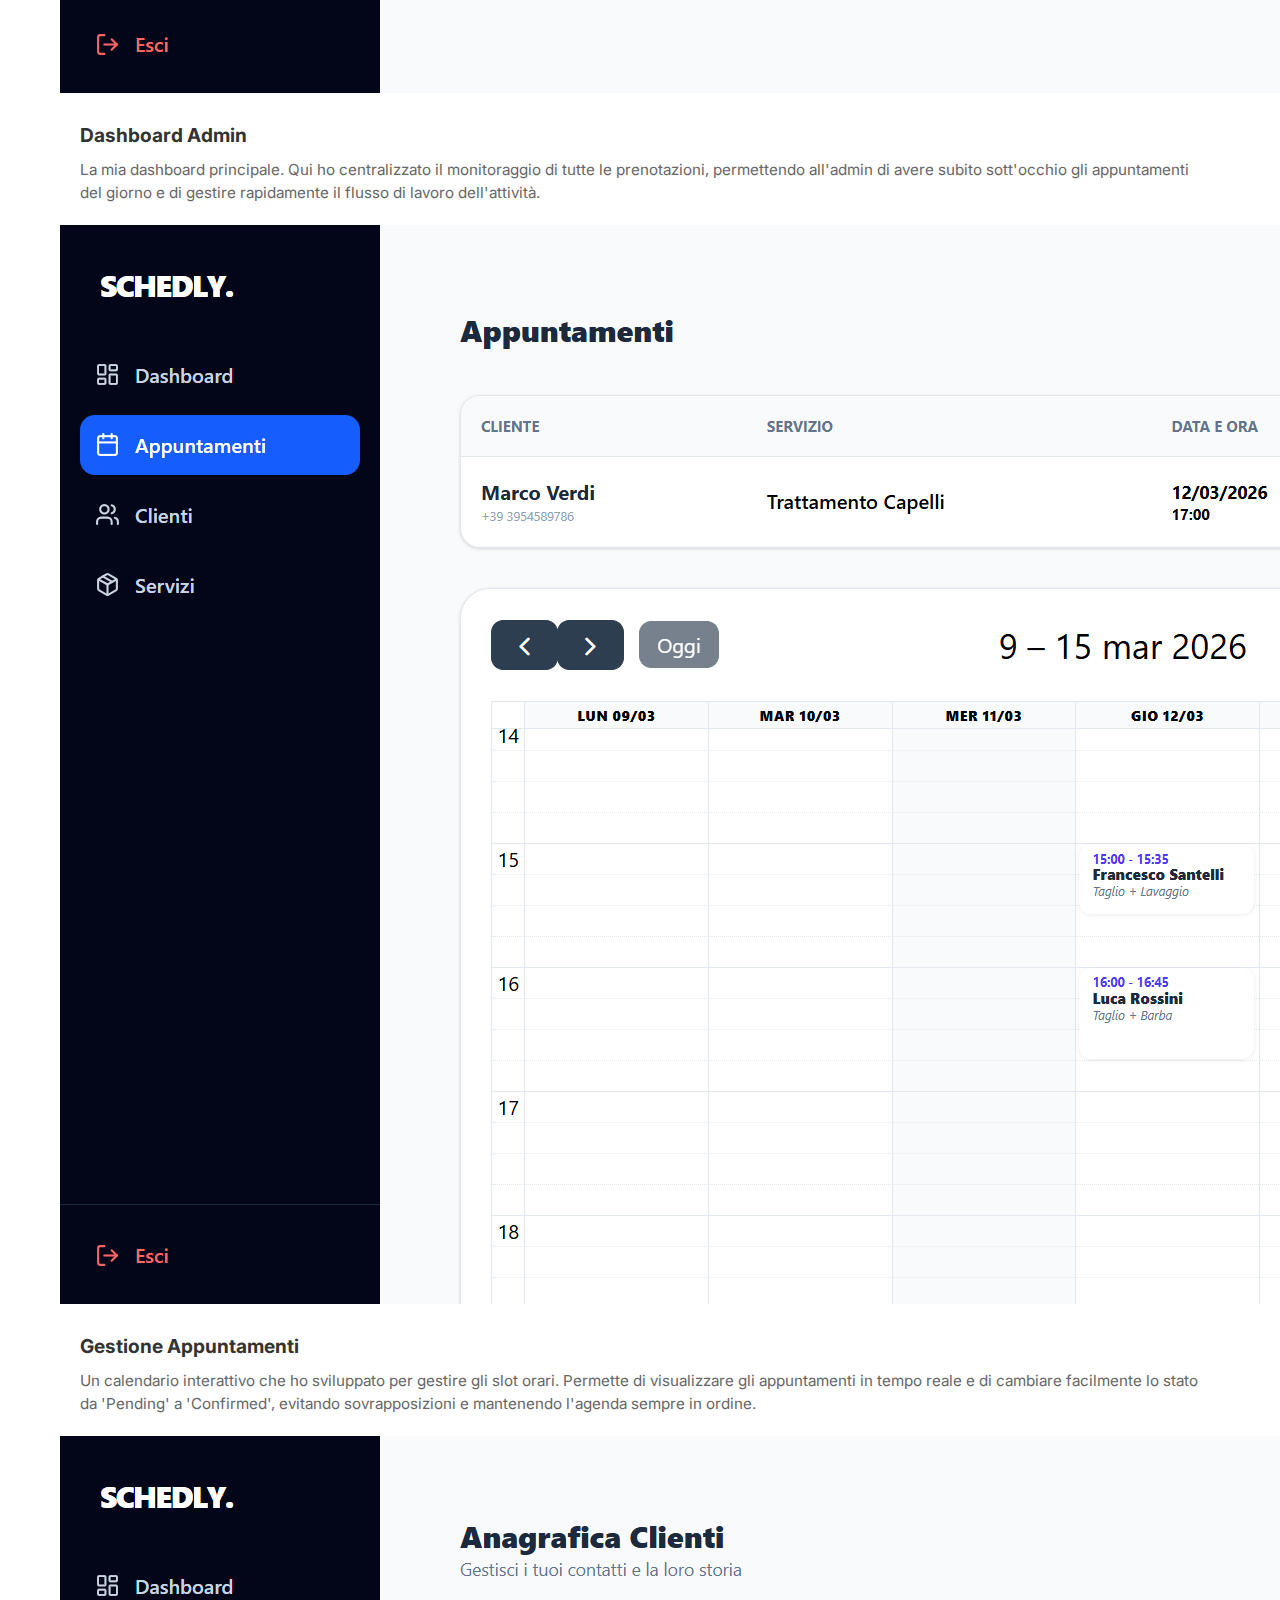
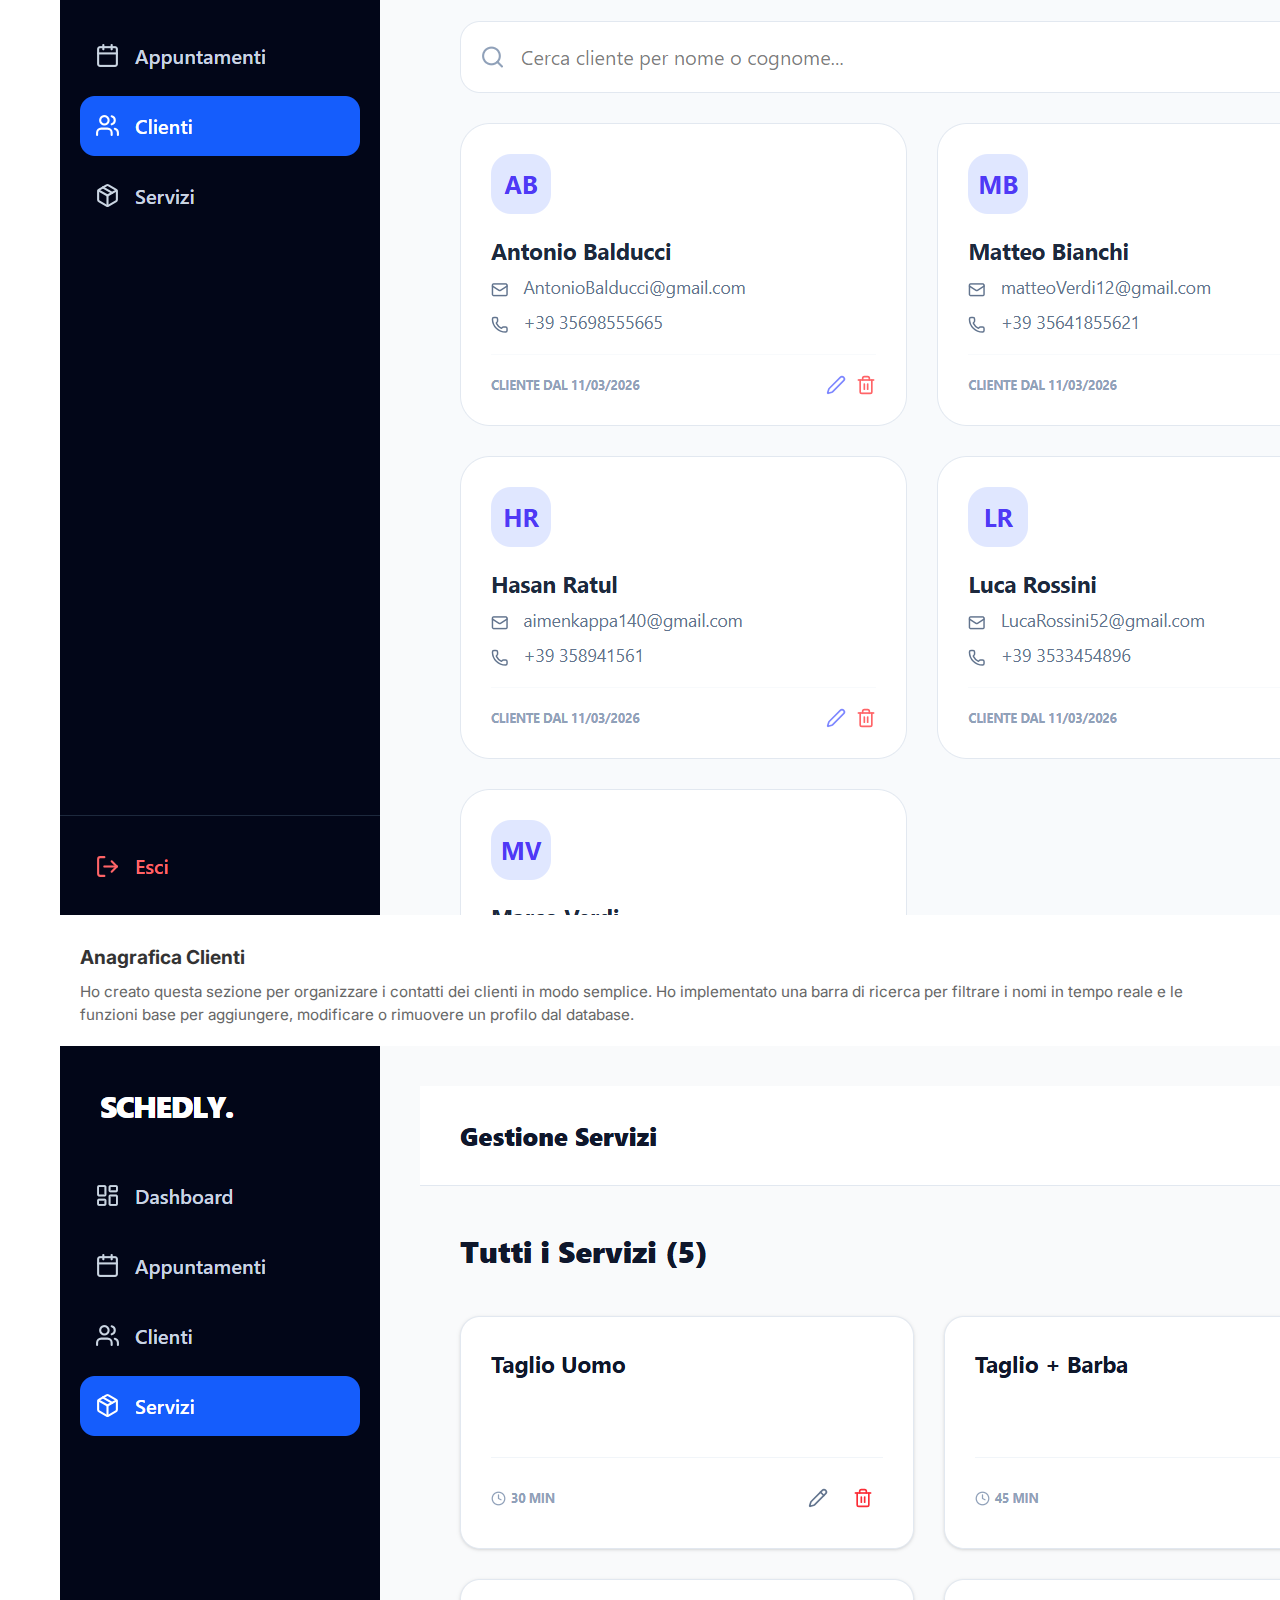
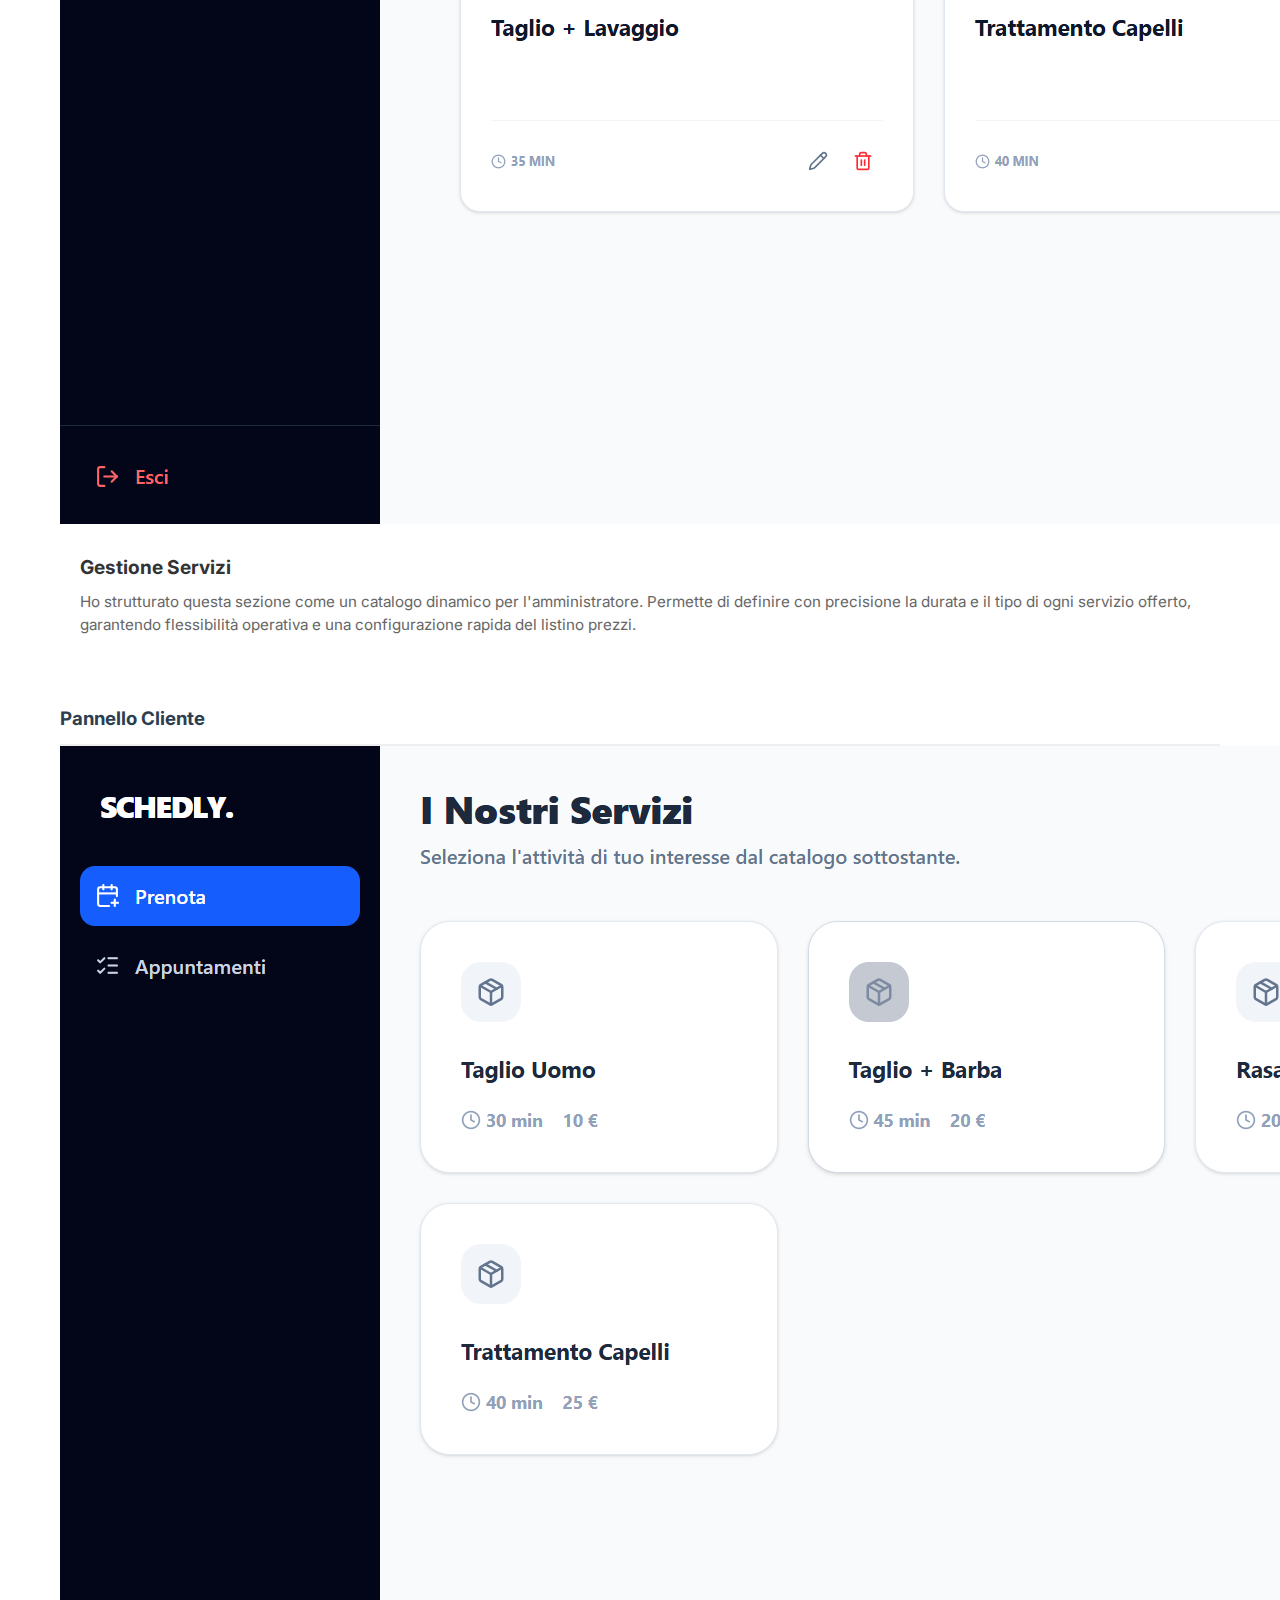
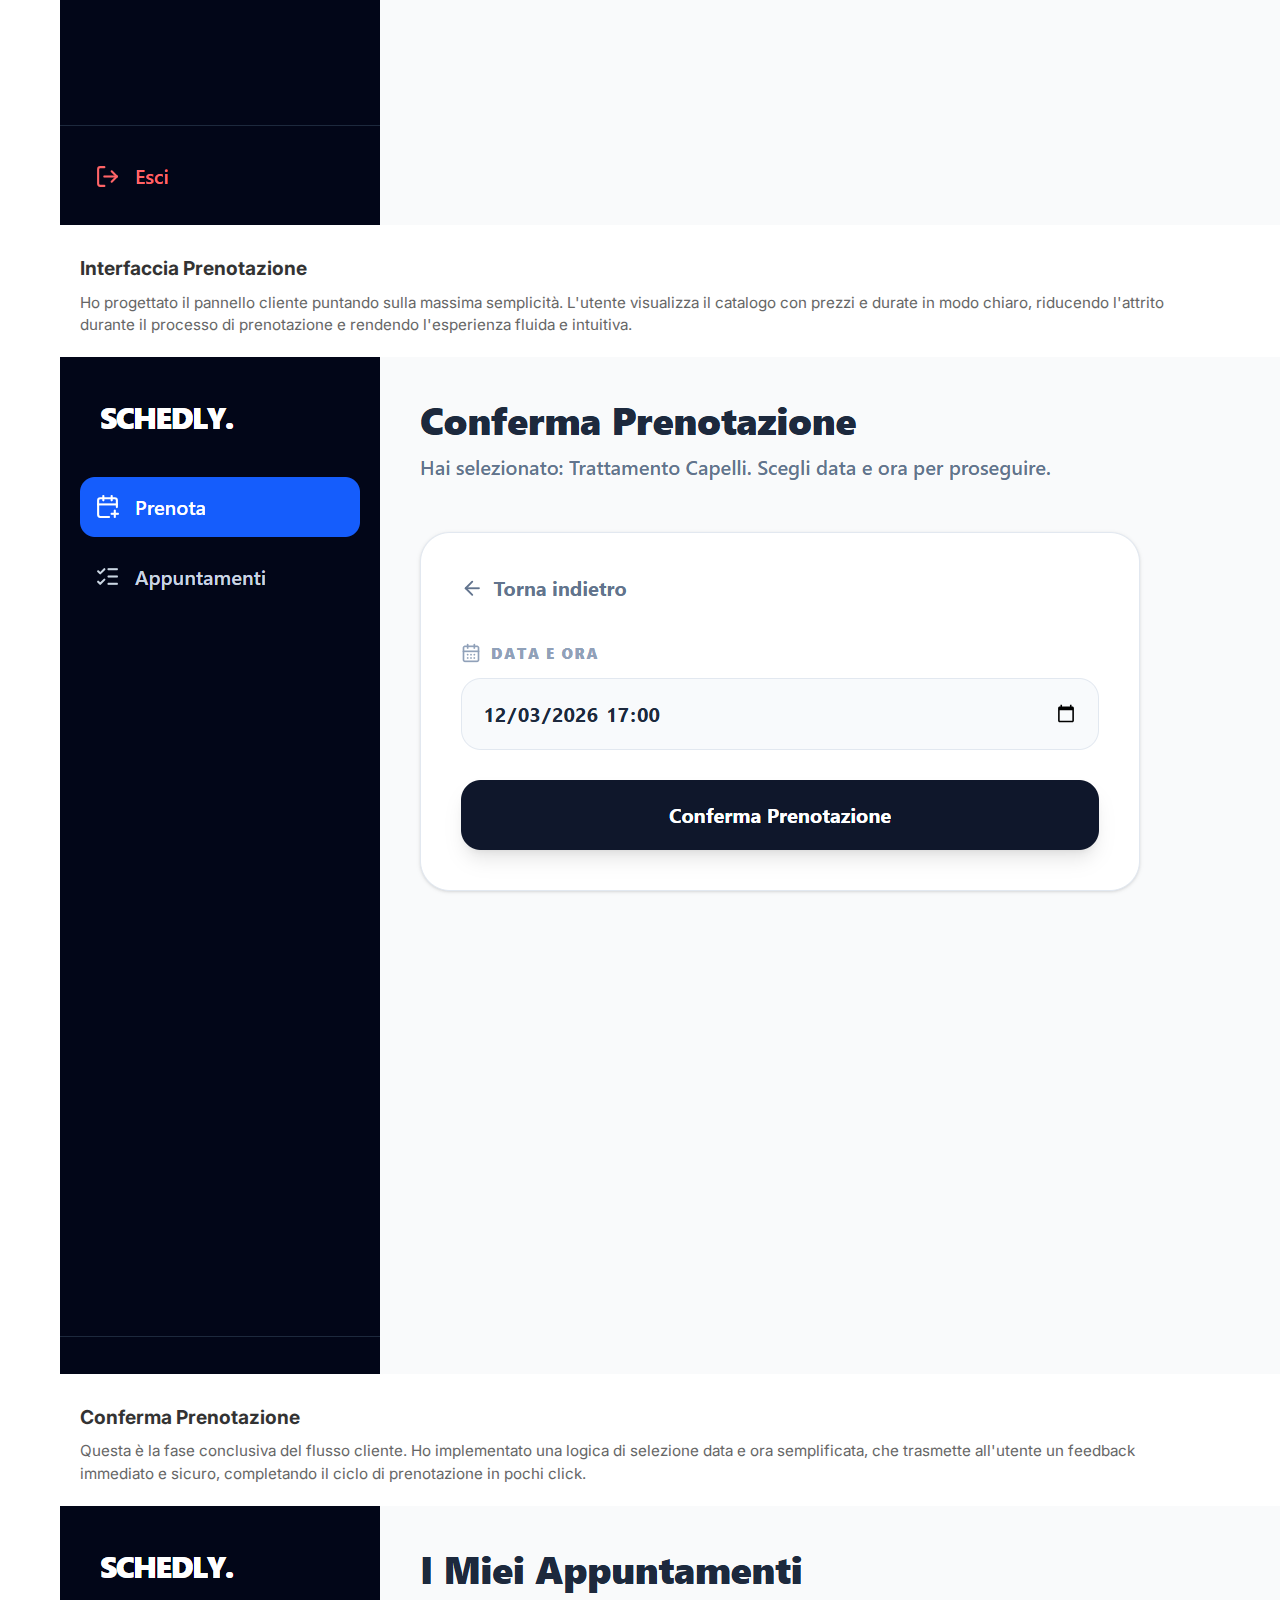
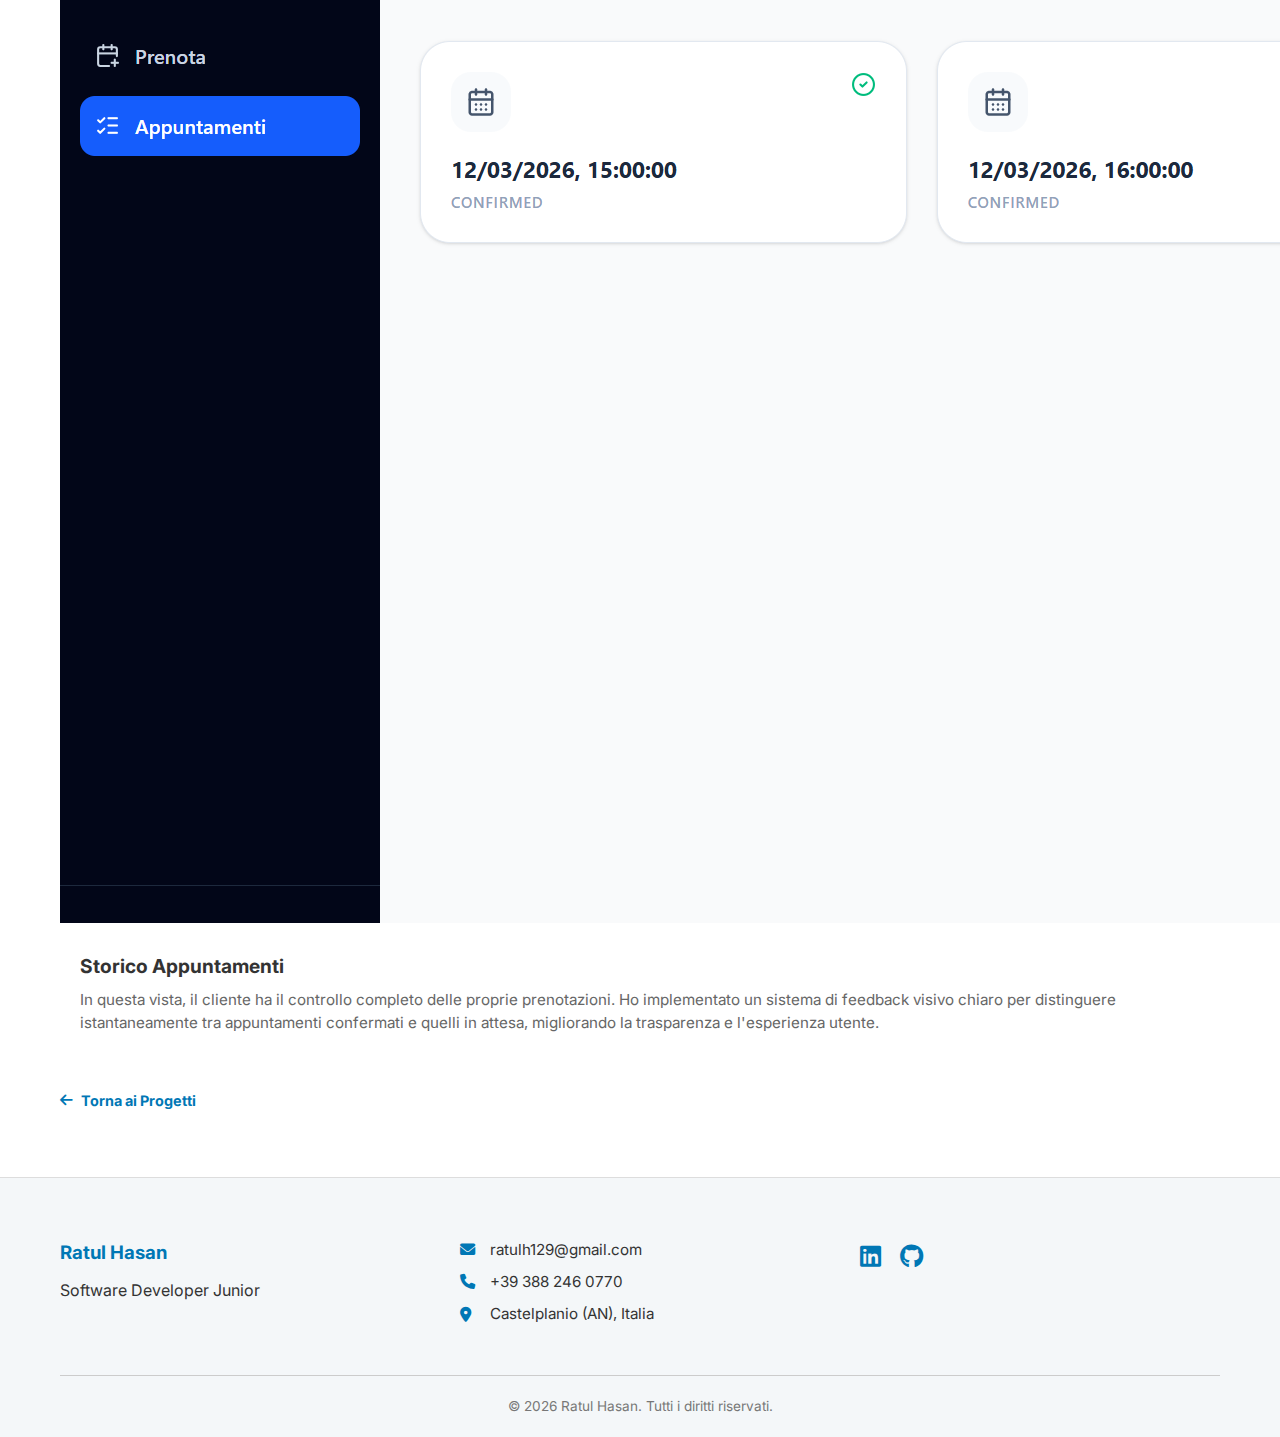
<file: schedly.html>
<!DOCTYPE html>
<html lang="it">
<head>
    <meta charset="UTF-8">
    <meta name="viewport" content="width=device-width, initial-scale=1.0">
    <title>Schedly | Dettagli Progetto | Ratul Hasan</title>
    <link rel="stylesheet" href="css/style.css">
    <link href="https://fonts.googleapis.com/css2?family=Inter:wght@400;600;700&display=swap" rel="stylesheet">
    <link rel="stylesheet" href="https://cdnjs.cloudflare.com/ajax/libs/font-awesome/6.0.0/css/all.min.css">
</head>
<body>

    <header class="main-header">
        <nav class="navbar">
            <div class="logo">RH<span>.dev</span></div>
            <ul class="nav-links">
                <li><a href="index.html">Home</a></li>
                <li><a href="about.html">Chi Sono</a></li>
                <li><a href="projects.html" class="active">Progetti</a></li>
                <li><a href="contact.html">Contatti</a></li>
            </ul>
            <div class="header-socials">
                <a href="https://www.linkedin.com/in/ratul-hasan-692710324/" target="_blank"><i class="fab fa-linkedin"></i></a>
                <a href="https://github.com/Spiloss" target="_blank"><i class="fab fa-github"></i></a>
            </div>
            <div class="burger">
                <div class="line1"></div>
                <div class="line2"></div>
                <div class="line3"></div>
            </div>
        </nav>
    </header>

    <main class="container" style="padding-top: 4rem; padding-bottom: 4rem;">
        
        <section class="project-hero" style="margin-bottom: 3rem;">
            <h1>Schedly – Smart Appointment System</h1>
            <p class="subtitle">Ottimizzare la gestione delle prenotazioni con un sistema Full-Stack in tempo reale.</p>
        </section>

        <article class="project-details-content">
            
            <section style="margin-bottom: 2rem;">
                <h3>Il Problema</h3>
                <p>Molte piccole attività perdono tempo prezioso gestendo prenotazioni tramite chiamate o messaggi disorganizzati. Schedly nasce per dare autonomia al cliente e controllo totale al proprietario.</p>
            </section>

            <section style="margin-bottom: 2rem;">
                <h3>Architettura & Logica</h3>
                <p>Ho progettato l'applicazione separando nettamente i ruoli:</p>
                <ul style="list-style-type: square; margin-left: 20px; margin-top: 10px;">
                    <li><strong>Admin:</strong> Gestisce servizi, prezzi e approva manualmente le prenotazioni in attesa.</li>
                    <li><strong>Cliente:</strong> Visualizza disponibilità e prenota in autonomia.</li>
                </ul>
            </section>
            <h3 style="margin-top: 3rem; border-bottom: 2px solid #eee; padding-bottom: 10px;">Pannello Amministratore</h3>
            <section class="project-gallery">
    
                <div class="screenshot-card">
                    <img src="images/dashboard.png" alt="Dashboard Admin">
                    <div style="padding: 20px;">
                        <h4 style="margin-bottom: 8px; font-size: 1.2rem; color: #333;">Dashboard Admin</h4>
                        <p style="font-size: 0.95rem; color: #666; line-height: 1.5; margin: 0;">
                            La mia dashboard principale. Qui ho centralizzato il monitoraggio di tutte le prenotazioni, permettendo all'admin di avere subito sott'occhio gli appuntamenti del giorno e di gestire rapidamente il flusso di lavoro dell'attività.
                        </p>
                    </div>
                </div>

                <div class="screenshot-card">
                    <img src="images/appuntamenti_Admin.png" alt="Gestione Appuntamenti Admin">
                    <div style="padding: 20px;">
                        <h4 style="margin-bottom: 8px; font-size: 1.2rem; color: #333;">Gestione Appuntamenti</h4>
                        <p style="font-size: 0.95rem; color: #666; line-height: 1.5; margin: 0;">
                            Un calendario interattivo che ho sviluppato per gestire gli slot orari. Permette di visualizzare gli appuntamenti in tempo reale e di cambiare facilmente lo stato da 'Pending' a 'Confirmed', evitando sovrapposizioni e mantenendo l'agenda sempre in ordine.
                        </p>
                    </div>
                </div>

                <div class="screenshot-card">
                    <img src="images/clienti.png" alt="Anagrafica Clienti">
                    <div style="padding: 20px;">
                        <h4 style="margin-bottom: 8px; font-size: 1.2rem; color: #333;">Anagrafica Clienti</h4>
                        <p style="font-size: 0.95rem; color: #666; line-height: 1.5; margin: 0;">
                            Ho creato questa sezione per organizzare i contatti dei clienti in modo semplice. Ho implementato una barra di ricerca per filtrare i nomi in tempo reale e le funzioni base per aggiungere, modificare o rimuovere un profilo dal database.
                        </p>
                    </div>
                </div>
                <div class="screenshot-card">
                 <img src="images/servizi_Admin.png" alt="Gestione Servizi">
                    <div style="padding: 20px;">
                        <h4 style="margin-bottom: 8px; font-size: 1.2rem; color: #333;">Gestione Servizi</h4>
                        <p style="font-size: 0.95rem; color: #666; line-height: 1.5; margin: 0;">
                            Ho strutturato questa sezione come un catalogo dinamico per l'amministratore. Permette di definire con precisione la durata e il tipo di ogni servizio offerto, garantendo flessibilità operativa e una configurazione rapida del listino prezzi.
                        </p>
                    </div>
                </div>
            </section>
            <h3 style="margin-top: 3rem; border-bottom: 2px solid #eee; padding-bottom: 10px;">Pannello Cliente</h3>
            <section class="project-gallery">
                
                <div class="screenshot-card">
                    <img src="images/servizi_Cliente.png" alt="Catalogo Servizi Cliente">
                    <div style="padding: 20px;">
                        <h4 style="margin-bottom: 8px; font-size: 1.2rem; color: #333;">Interfaccia Prenotazione</h4>
                        <p style="font-size: 0.95rem; color: #666; line-height: 1.5; margin: 0;">
                            Ho progettato il pannello cliente puntando sulla massima semplicità. L'utente visualizza il catalogo con prezzi e durate in modo chiaro, riducendo l'attrito durante il processo di prenotazione e rendendo l'esperienza fluida e intuitiva.
                        </p>
                    </div>
                </div>
                <div class="screenshot-card">
                    <img src="images/prenotazione.png" alt="Schermata Conferma Prenotazione">
                    <div style="padding: 20px;">
                        <h4 style="margin-bottom: 8px; font-size: 1.2rem; color: #333;">Conferma Prenotazione</h4>
                        <p style="font-size: 0.95rem; color: #666; line-height: 1.5; margin: 0;">
                            Questa è la fase conclusiva del flusso cliente. Ho implementato una logica di selezione data e ora semplificata, che trasmette all'utente un feedback immediato e sicuro, completando il ciclo di prenotazione in pochi click.
                        </p>
                    </div>
                </div>
                <div class="screenshot-card">
                <img src="images/appuntamenti_Cliente.png" alt="Storico Appuntamenti Cliente">
                <div style="padding: 20px;">
                    <h4 style="margin-bottom: 8px; font-size: 1.2rem; color: #333;">Storico Appuntamenti</h4>
                    <p style="font-size: 0.95rem; color: #666; line-height: 1.5; margin: 0;">
                        In questa vista, il cliente ha il controllo completo delle proprie prenotazioni. Ho implementato un sistema di feedback visivo chiaro per distinguere istantaneamente tra appuntamenti confermati e quelli in attesa, migliorando la trasparenza e l'esperienza utente.
                    </p>
                </div>
            </div>
            </section>
            <div class="project-actions" style="margin-top: 2rem;">
                <a href="projects.html" class="btn-project"><i class="fas fa-arrow-left"></i> Torna ai Progetti</a>
            </div>

        </article>
    </main>

    <footer class="main-footer">
        <div class="container">
            <div class="footer-content">
                <div class="footer-info">
                    <h3>Ratul Hasan</h3>
                    <p>Software Developer Junior</p>
                </div>
                <div class="footer-contact">
                    <p><i class="fas fa-envelope"></i> ratulh129@gmail.com</p>
                    <p><i class="fas fa-phone"></i> +39 388 246 0770</p>
                    <p><i class="fas fa-map-marker-alt"></i> Castelplanio (AN), Italia</p>
                </div>
                <div class="footer-socials">
                    <a href="https://www.linkedin.com/in/ratul-hasan-692710324/" target="_blank"><i class="fab fa-linkedin"></i></a>
                    <a href="https://github.com/Spiloss" target="_blank"><i class="fab fa-github"></i></a>
                </div>
            </div>
            <div class="footer-bottom">
                <p>&copy; 2026 Ratul Hasan. Tutti i diritti riservati.</p>
            </div>
        </div>
    </footer>
    <script src="js/main.js"></script>
</body>

</html>
</file>
<file: css/style.css>
:root {
    --linkedin-blue: #0077b5;
    --dark-grey: #333333;
    --light-grey: #f4f7f9;
    --white: #ffffff;
    --text-main: #2c3e50;
    --transition: all 0.3s ease;
}

* {
    margin: 0;
    padding: 0;
    box-sizing: border-box;
}

body {
    font-family: 'Inter', sans-serif;
    background-color: var(--white);
    color: var(--text-main);
    line-height: 1.6;
}

/* Fix per testi che toccano i bordi */
.container {
    width: 100%;
    max-width: 1200px;
    margin: 0 auto;
    padding: 0 20px; /* Questo impedisce ai testi di toccare i lati */
}

/* Header & Nav */
.main-header {
    height: 90px; /* Altezza fissa per evitare salti tra pagine */
    display: flex;
    align-items: center;
    background: var(--white);
    border-bottom: 1px solid #eee;
    position: sticky;
    top: 0;
    z-index: 1000;
}
.about-container section {
        padding-left: 20px;
        padding-right: 20px;
        width: 100%;
        box-sizing: border-box; /* Fondamentale per includere il padding nel calcolo della larghezza */
    }

/* Griglia Info Personali */
.personal-info-grid {
    display: flex;
    flex-wrap: wrap;
    gap: 10px;
    width: 100%;
}

.personal-info-grid span {
    background: var(--light-grey);
    padding: 8px 15px;
    border-radius: 5px;
    font-size: 0.9rem;
    word-break: break-word;
}

.personal-info-grid i {
    color: var(--linkedin-blue);
    margin-right: 5px;
}

/* Skill Box con Elenchi Puntati */
.skill-box ul {
    list-style: none;
    padding-top: 10px;
}

.skill-box li {
    padding: 5px 0;
    font-size: 0.95rem;
    border-bottom: 1px solid #f0f0f0;
}

.skill-box li:last-child {
    border-bottom: none;
}
.navbar {
    display: flex;
    justify-content: space-between; /* Sposta i tre blocchi (logo, links, social) agli estremi */
    align-items: center;
    width: 100%;
    max-width: 1300px; /* Aumentato per dare più respiro laterale */
    margin: 0 auto;
    padding: 0 40px; /* Più spazio dai bordi del monitor */
}

.logo {
    font-size: 1.5rem;
    font-weight: 700;
    color: var(--linkedin-blue);
}

.logo span { color: var(--dark-grey); }

.nav-links {
    display: flex;
    list-style: none;
    margin: 0 auto; /* Centra i link tra logo e social */
}

.nav-links li a {
    text-decoration: none;
    color: var(--dark-grey);
    font-weight: 600;
    padding: 10px 25px; /* Spazio generoso tra le voci del menu */
    transition: var(--transition);
    display: block;
}

.nav-links li a:hover, .nav-links li a.active {
    color: var(--linkedin-blue);
}
.header-socials {
    display: flex;
    align-items: center;
    gap: 20px; /* Spazio tra LinkedIn e GitHub */
    margin-left: 0; /* Rimosso il margine fisso */
}

.header-socials a {
    font-size: 1.3rem;
    color: var(--linkedin-blue);
    transition: var(--transition);
    text-decoration: none; 
    display: inline-block; 
}

.header-socials a:hover {
    transform: translateY(-3px);
    color: var(--dark-grey);
}

/* Hero Section */
.hero {
    padding: 100px 0;
    background: linear-gradient(135deg, #f4f7f9 0%, #ffffff 100%);
    text-align: center;
}

.badge {
    background: #e1f0ff;
    color: var(--linkedin-blue);
    padding: 5px 15px;
    border-radius: 20px;
    font-size: 0.8rem;
    font-weight: 700;
    display: inline-block;
    margin-bottom: 20px;
}

.hero h1 {
    font-size: 3.5rem;
    color: var(--dark-grey);
    margin-bottom: 10px;
}

.hero h2 {
    font-size: 1.8rem;
    color: var(--linkedin-blue);
    margin-bottom: 20px;
    font-weight: 400;
}

.hero p {
    max-width: 700px;
    margin: 0 auto 30px;
    font-size: 1.1rem;
    color: #666;
}

/* Buttons */
.btn {
    padding: 12px 30px;
    border-radius: 5px;
    text-decoration: none;
    font-weight: 600;
    display: inline-block;
    transition: var(--transition);
}

.btn-primary {
    background: var(--linkedin-blue);
    color: white;
}

.btn-primary:hover {
    background: #005a8a;
    box-shadow: 0 4px 15px rgba(0,119,181,0.3);
}

.btn-outline {
    border: 2px solid var(--linkedin-blue);
    color: var(--linkedin-blue);
    margin-left: 10px;
}

.btn-outline:hover {
    background: var(--linkedin-blue);
    color: white;
}

/* Skills Preview */
.skills-summary {
    padding: 80px 0;
}

.skills-grid {
    display: grid;
    grid-template-columns: repeat(auto-fit, minmax(250px, 1fr));
    gap: 30px;
}

.skill-category {
    text-align: center;
    padding: 40px 20px;
    background: var(--light-grey);
    border-radius: 10px;
    transition: var(--transition);
}

.skill-category:hover {
    background: var(--white);
    box-shadow: 0 10px 30px rgba(0,0,0,0.05);
    transform: translateY(-5px);
}

.skill-category i {
    font-size: 2.5rem;
    color: var(--linkedin-blue);
    margin-bottom: 15px;
}



/* Responsive */
@media (max-width: 768px) {
    .hero h1 { font-size: 2.5rem; }
    .nav-links { display: none; } /* Qui andrebbe il menu burger */
    .cta-group { display: flex; flex-direction: column; gap: 10px; }
    .btn-outline { margin-left: 0; }
}

.main-footer {
    background-color: var(--light-grey);
    padding: 60px 0 20px;
    border-top: 1px solid #ddd;
    color: var(--dark-grey);
}

.footer-content {
    display: grid;
    grid-template-columns: repeat(auto-fit, minmax(200px, 1fr));
    gap: 40px;
    margin-bottom: 40px;
}

.footer-info h3 {
    color: var(--linkedin-blue);
    margin-bottom: 10px;
}

.footer-contact p {
    margin-bottom: 8px;
    font-size: 0.95rem;
    display: flex;
    align-items: center;
    gap: 10px;
}

.footer-contact i {
    color: var(--linkedin-blue);
    width: 20px;
}

.footer-socials a {
    font-size: 1.5rem;
    color: var(--linkedin-blue);
    margin-right: 15px;
    transition: var(--transition);
}

.footer-socials a:hover {
    color: var(--dark-grey);
}

.footer-bottom {
    text-align: center;
    border-top: 1px solid #ccc;
    padding-top: 20px;
    font-size: 0.85rem;
    color: #777;
}
.skills-grid {
    display: grid;
    /* Questo assicura che le card si dispongano bene su 4, 2 o 1 colonna a seconda dello schermo */
    grid-template-columns: repeat(auto-fit, minmax(220px, 1fr));
    gap: 20px;
}

/* About Page Specific */
.about-hero { padding: 50px 0; text-align: left; }
.subtitle { font-size: 1.2rem; color: #666; margin-top: 10px; }

.about-grid { display: grid; grid-template-columns: 2fr 1fr; gap: 40px; margin-bottom: 60px; }
.about-bio p { margin-bottom: 20px; font-size: 1.05rem; color: #444; }

.about-info-card { background: #f9f9f9; padding: 30px; border-radius: 12px; border-left: 4px solid var(--linkedin-blue); }
.about-info-card h3 { margin-bottom: 20px; }
.about-info-card ul { list-style: none; }
.about-info-card li { margin-bottom: 12px; display: flex; align-items: center; gap: 10px; font-size: 0.95rem; }
.about-info-card i { color: var(--linkedin-blue); }

/* Timeline Modern */
.experience { padding: 60px 0; }
.timeline { border-left: 2px solid #e0e0e0; margin-left: 30px; padding-left: 20px; position: relative; width: calc(100% - 40px);}
.timeline-item { margin-bottom: 40px; position: relative; }
.timeline-item::after {
    content: ''; position: absolute; left: -39px; top: 5px;
    width: 16px; height: 16px; background: var(--linkedin-blue);
    border-radius: 50%; border: 4px solid white;
    left: -29px;
}
.t-year { font-weight: 700; color: var(--linkedin-blue); margin-bottom: 5px; }
.t-content h3 { font-size: 1.2rem; margin-bottom: 5px; }
.t-content p { color: #666; font-size: 0.95rem; }

@media (max-width: 768px) {
    .personal-info-grid, .skills-wrapper, .timeline {
        width: 100%;
        margin-left: 0;
        margin-right: 0;
    }
    
    .about-brief h1 {
        font-size: 1.8rem; /* Ridimensiona il titolo per schermi piccoli */
    }
}

.technical-skills {
    padding: 60px 0;
}

.technical-skills h2 {
    margin-bottom: 30px;
    color: var(--dark-grey);
}

.skills-wrapper {
    display: grid;
    grid-template-columns: repeat(auto-fit, minmax(280px, 1fr));
    gap: 25px;
}

.skill-box {
    background: #fff;
    padding: 15px;
    margin-bottom: 15px;
    border-radius: 12px;
    border: 1px solid #eef2f6;
    box-shadow: 0 4px 6px rgba(0,0,0,0.02);
    transition: var(--transition);
}

.skill-box:hover {
    border-color: var(--linkedin-blue);
    transform: translateY(-5px);
    box-shadow: 0 10px 20px rgba(0,119,181,0.1);
}

.skill-header {
    display: flex;
    align-items: center;
    gap: 15px;
    margin-bottom: 15px;
}

.skill-header i {
    font-size: 1.5rem;
    color: var(--linkedin-blue);
}

.skill-header h3 {
    font-size: 1.1rem;
    font-weight: 700;
}

.skill-box p {
    font-size: 0.95rem;
    color: #555;
    line-height: 1.5;
}

/* Projects Page */
.projects-hero { padding: 60px 0; }

.projects-grid {
    display: grid;
    grid-template-columns: repeat(auto-fit, minmax(320px, 1fr));
    gap: 30px;
    margin-bottom: 80px;
}

.project-card {
    background: #fff;
    border-radius: 12px;
    border: 1px solid #eee;
    overflow: hidden;
    transition: var(--transition);
}

.project-card:hover {
    transform: translateY(-10px);
    box-shadow: 0 15px 30px rgba(0,0,0,0.1);
}

.project-image {
    height: 200px;
    background: var(--light-grey);
    display: flex;
    align-items: center;
    justify-content: center;
}

.img-placeholder i {
    font-size: 4rem;
    color: #cbd5e0;
}

.project-content {
    padding: 25px;
}

.project-tag {
    font-size: 0.75rem;
    font-weight: 700;
    color: var(--linkedin-blue);
    text-transform: uppercase;
    letter-spacing: 1px;
}

.project-content h3 {
    margin: 10px 0;
    font-size: 1.4rem;
}

.project-content p {
    font-size: 0.95rem;
    color: #666;
    margin-bottom: 20px;
}

.project-tech {
    display: flex;
    flex-wrap: wrap;
    gap: 10px;
    margin-bottom: 20px;
}

.project-tech span {
    background: #f0f4f8;
    color: #4a5568;
    padding: 4px 10px;
    border-radius: 4px;
    font-size: 0.8rem;
    font-weight: 600;
}

.btn-project {
    text-decoration: none;
    color: var(--linkedin-blue);
    font-weight: 700;
    font-size: 0.9rem;
    display: inline-flex;
    align-items: center;
    gap: 8px;
}

.btn-project:hover i {
    transform: translateX(5px);
    transition: 0.3s;
}

/* Contact Page Style */
.contact-page { padding: 60px 0; }
.contact-intro { text-align: center; margin-bottom: 60px; }
.contact-intro h1 { font-size: 2.5rem; margin-bottom: 15px; }

.contact-grid {
    display: grid;
    grid-template-columns: 1fr !important;
    gap: 40px;
    align-items: start;
}

.contact-info {
    display: flex;
    flex-direction: column;
    gap: 30px;
}

.info-item {
    margin-bottom: 15px;
    display: flex;
    align-items: center;
    gap: 20px;
}

.info-item i {
    font-size: 1.5rem;
    color: var(--linkedin-blue);
    background: var(--light-grey);
    padding: 15px;
    border-radius: 50%;
    width: 60px;
    height: 60px;
    display: flex;
    justify-content: center;
    align-items: center;
}

.info-item h3 { font-size: 1.1rem; margin-bottom: 2px; }
.info-item p, .info-item a { color: #666; text-decoration: none; }

/* Form Style */
.contact-form-container {
    background: #fff;
    padding: 20px;
    border-radius: 12px;
    border: 1px solid #eee;
    box-shadow: 0 4px 15px rgba(0,0,0,0.03);
    width: 100%;
    padding: 10px;
}

.form-group { margin-bottom: 20px; }
.form-group label { display: block; margin-bottom: 8px; font-weight: 600; font-size: 0.9rem; }
.form-group input, .form-group textarea {
    width: 100%;
    box-sizing: border-box;
    padding: 12px;
    border: 1px solid #ddd;
    border-radius: 5px;
    font-family: inherit;
    font-size: 1rem;
}
.burger {
    display: none; /* Nascosto su PC */
    cursor: pointer;
    z-index: 1001;
}

.burger div {
    width: 25px;
    height: 3px;
    background-color: var(--dark-grey);
    margin: 5px;
    transition: all 0.3s ease;
}

/* --- ANIMAZIONE LINK (Richiesta dal JS) --- */
@keyframes navLinkFade {
    from {
        opacity: 0;
        transform: translateX(50px);
    }
    to {
        opacity: 1;
        transform: translateX(0px);
    }
}
@media (max-width: 768px) {
    body {
        overflow-x: hidden; /* Evita lo scroll laterale con menu aperto */
    }

    .navbar {
        padding: 0 20px; /* Più spazio sui bordi dello smartphone */
        justify-content: space-between; 
        width: 100%;
    }

    .burger {
        display: block; /* Visibile solo su mobile */
    }

    .header-socials { 
        display: none; /* Nascondiamo i social per non affollare l'header */
    }

    .nav-links {
        position: fixed;
        right: 0px;
        height: 92vh;
        top: 90px; /* Parte da sotto l'header */
        background-color: var(--white);
        display: flex;
        flex-direction: column;
        align-items: center;
        width: 100%; 
        transform: translateX(100%); /* Nascosto a destra */
        transition: transform 0.5s ease-in;
        z-index: 1000;
        padding-top: 40px;
    }

    .nav-links li {
        opacity: 0; /* Gestito dall'animazione JS */
        margin: 15px 0;
    }

    .nav-links.nav-active {
        transform: translateX(0%); /* Entra in campo */
    }

    /* Trasformazione Burger in "X" quando cliccato (.toggle aggiunto via JS) */
    .toggle .line1 {
        transform: rotate(-45deg) translate(-5px, 6px);
    }
    .toggle .line2 {
        opacity: 0;
    }
    .toggle .line3 {
        transform: rotate(45deg) translate(-5px, -6px);
    }

    /* Correzioni Hero per mobile */
    .hero h1 { 
        font-size: 2.5rem; 
    }
    .cta-group { 
        display: flex; 
        flex-direction: column; 
        gap: 10px; 
    }
    .btn-outline { 
        margin-left: 0; 
    }
}
</file>
